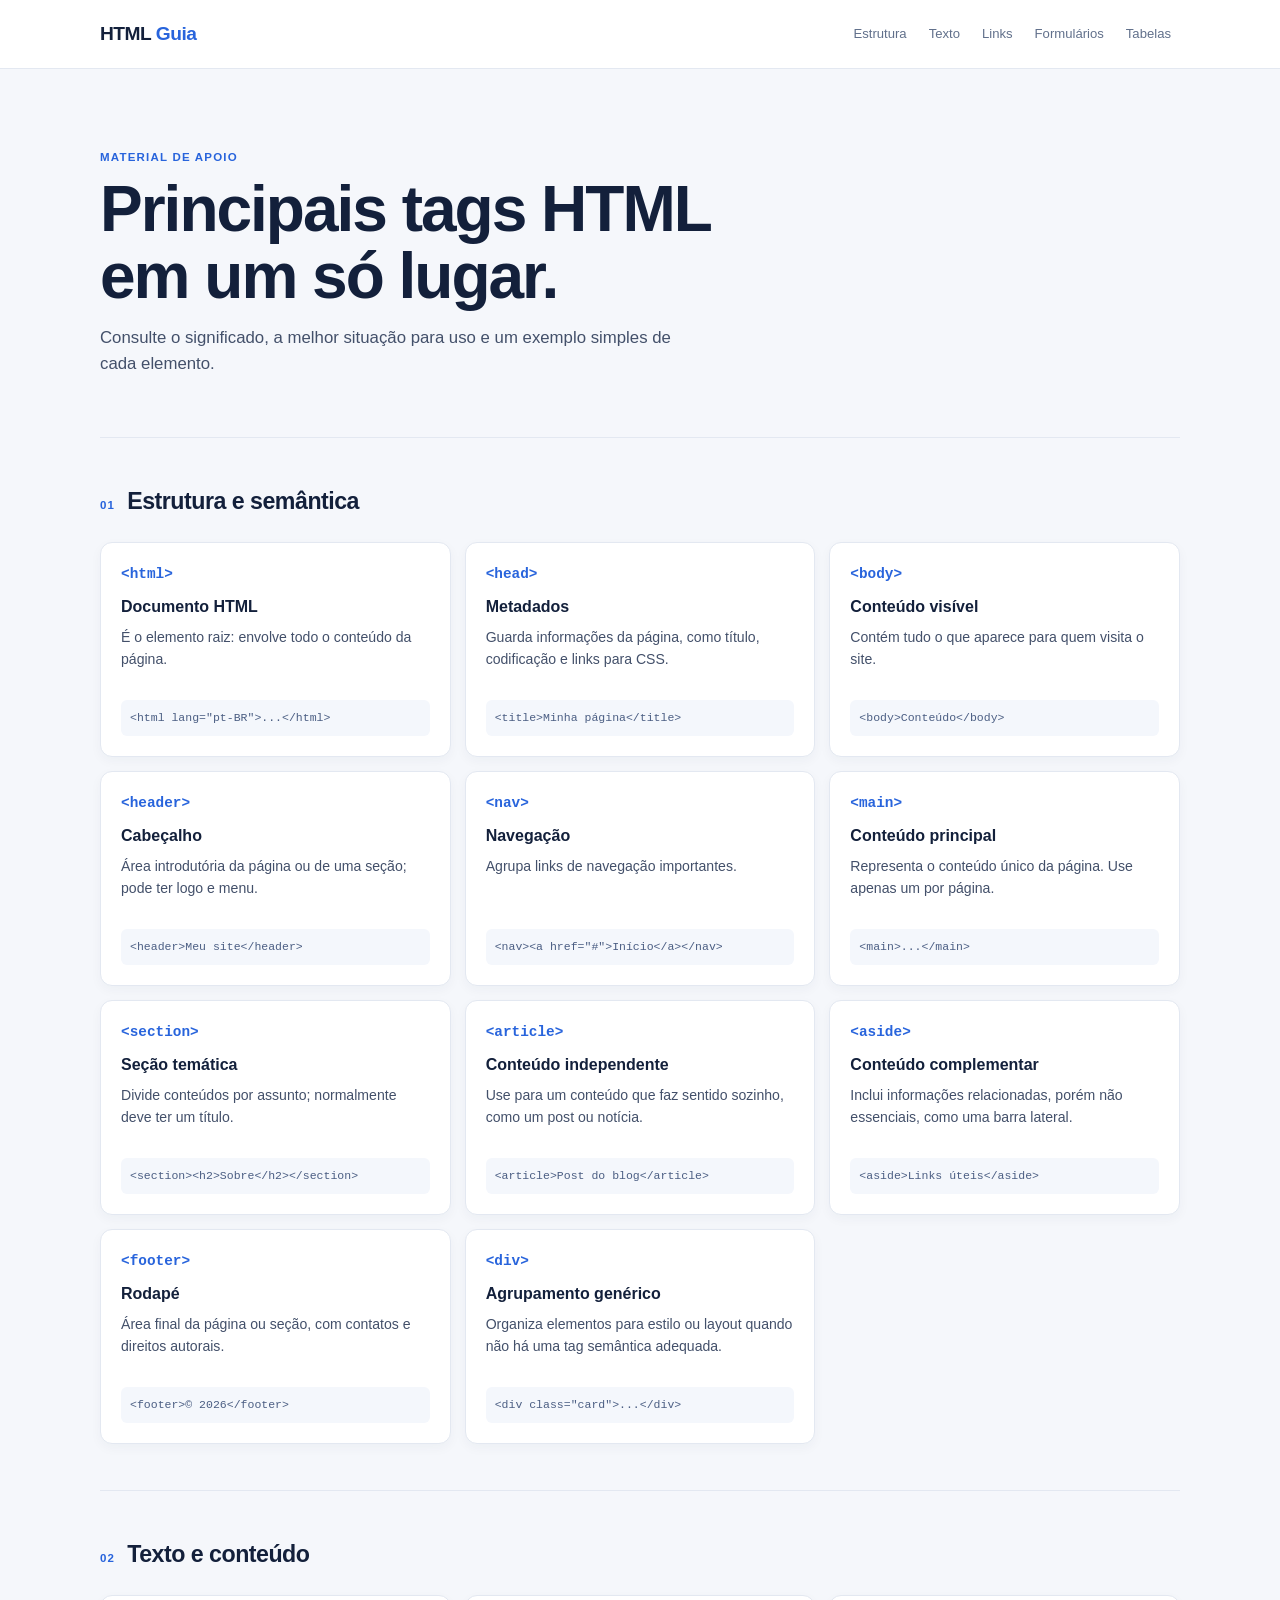
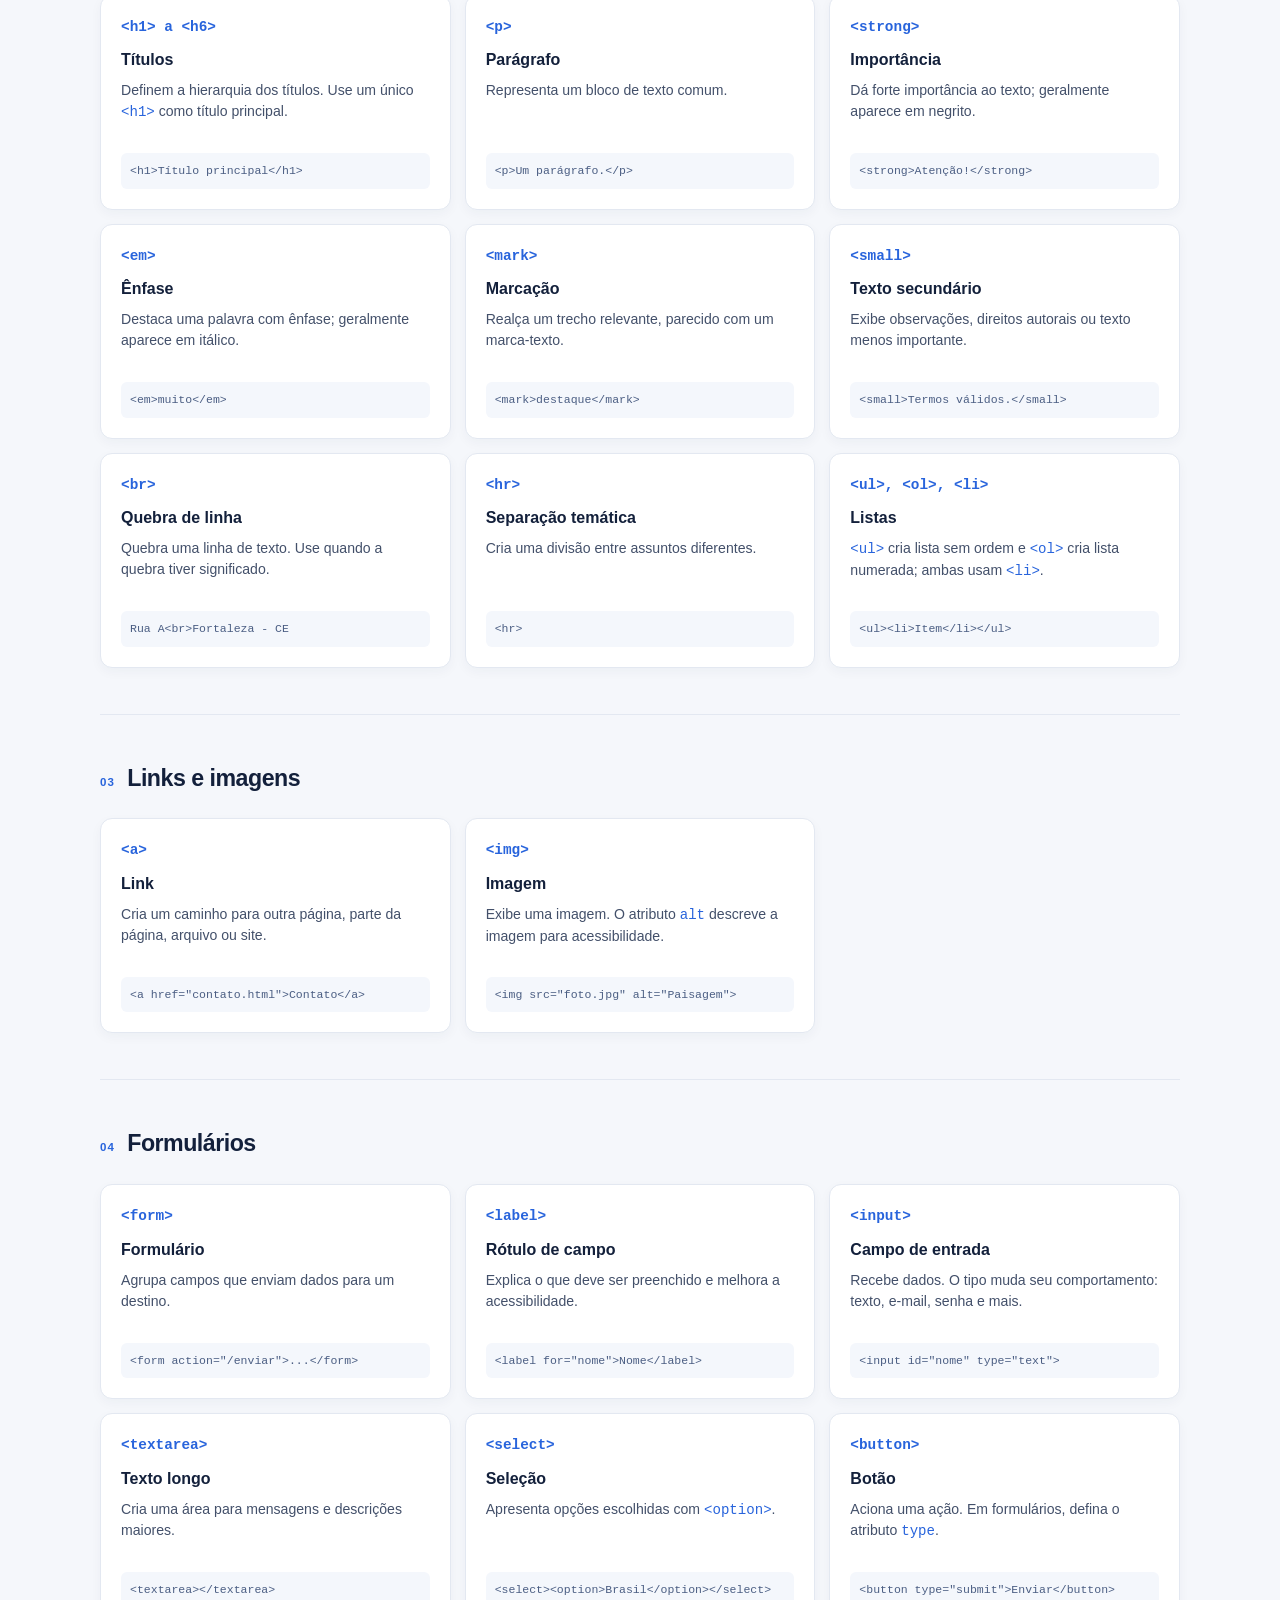
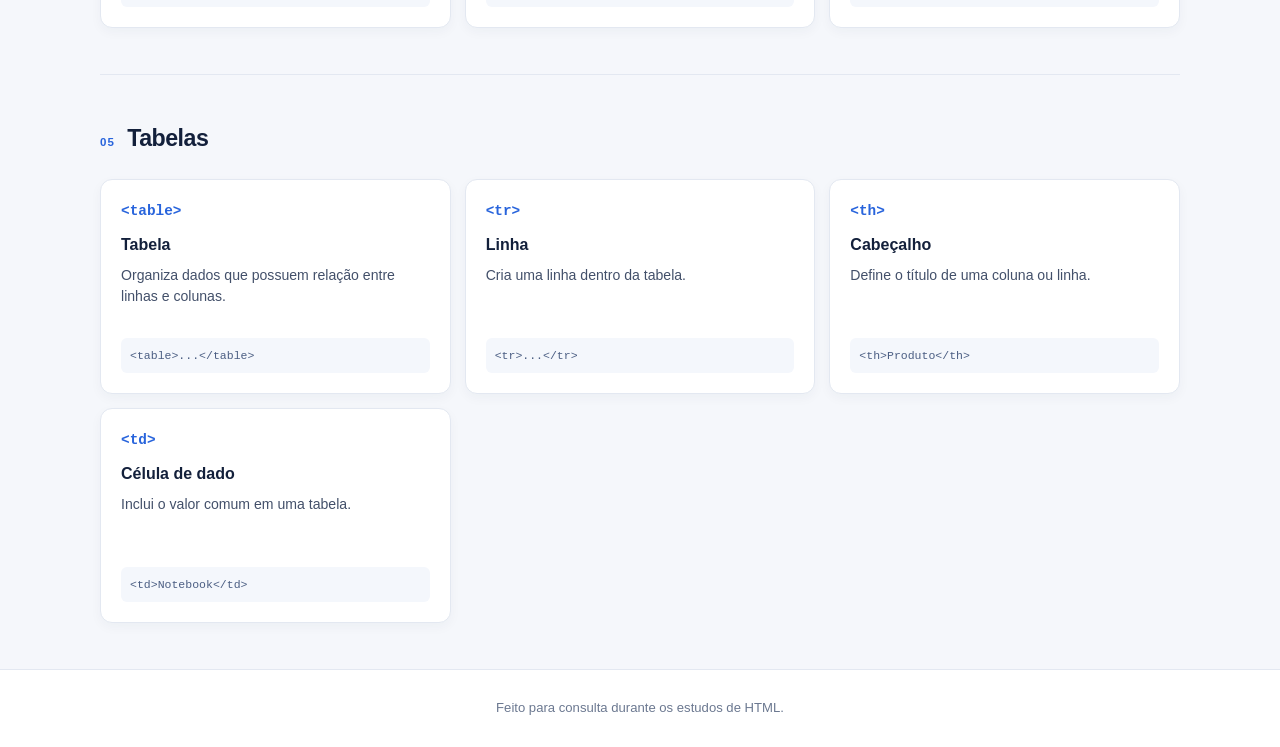
<file: html/tags-html/index.html>
<!DOCTYPE html>
<html lang="pt-BR">
<head>
    <meta charset="UTF-8">
    <meta name="viewport" content="width=device-width, initial-scale=1.0">
    <meta name="description" content="Guia rápido das principais tags HTML">
    <link rel="stylesheet" href="style.css">
    <title>Guia de tags HTML</title>
</head>
<body>
    <header class="cabecalho">
        <div class="marca">HTML <span>Guia</span></div>
        <nav aria-label="Navegação do guia">
            <a href="#estrutura">Estrutura</a>
            <a href="#texto">Texto</a>
            <a href="#links">Links</a>
            <a href="#formularios">Formulários</a>
            <a href="#tabelas">Tabelas</a>
        </nav>
    </header>

    <main>
        <section class="hero">
            <p class="etiqueta">MATERIAL DE APOIO</p>
            <h1>Principais tags HTML em um só lugar.</h1>
            <p>Consulte o significado, a melhor situação para uso e um exemplo simples de cada elemento.</p>
        </section>

        <section id="estrutura" class="secao" aria-labelledby="titulo-estrutura">
            <div class="titulo-secao"><p>01</p><h2 id="titulo-estrutura">Estrutura e semântica</h2></div>
            <div class="grade-tags">
                <article class="tag"><code>&lt;html&gt;</code><h3>Documento HTML</h3><p>É o elemento raiz: envolve todo o conteúdo da página.</p><pre><code>&lt;html lang="pt-BR"&gt;...&lt;/html&gt;</code></pre></article>
                <article class="tag"><code>&lt;head&gt;</code><h3>Metadados</h3><p>Guarda informações da página, como título, codificação e links para CSS.</p><pre><code>&lt;title&gt;Minha página&lt;/title&gt;</code></pre></article>
                <article class="tag"><code>&lt;body&gt;</code><h3>Conteúdo visível</h3><p>Contém tudo o que aparece para quem visita o site.</p><pre><code>&lt;body&gt;Conteúdo&lt;/body&gt;</code></pre></article>
                <article class="tag"><code>&lt;header&gt;</code><h3>Cabeçalho</h3><p>Área introdutória da página ou de uma seção; pode ter logo e menu.</p><pre><code>&lt;header&gt;Meu site&lt;/header&gt;</code></pre></article>
                <article class="tag"><code>&lt;nav&gt;</code><h3>Navegação</h3><p>Agrupa links de navegação importantes.</p><pre><code>&lt;nav&gt;&lt;a href="#"&gt;Início&lt;/a&gt;&lt;/nav&gt;</code></pre></article>
                <article class="tag"><code>&lt;main&gt;</code><h3>Conteúdo principal</h3><p>Representa o conteúdo único da página. Use apenas um por página.</p><pre><code>&lt;main&gt;...&lt;/main&gt;</code></pre></article>
                <article class="tag"><code>&lt;section&gt;</code><h3>Seção temática</h3><p>Divide conteúdos por assunto; normalmente deve ter um título.</p><pre><code>&lt;section&gt;&lt;h2&gt;Sobre&lt;/h2&gt;&lt;/section&gt;</code></pre></article>
                <article class="tag"><code>&lt;article&gt;</code><h3>Conteúdo independente</h3><p>Use para um conteúdo que faz sentido sozinho, como um post ou notícia.</p><pre><code>&lt;article&gt;Post do blog&lt;/article&gt;</code></pre></article>
                <article class="tag"><code>&lt;aside&gt;</code><h3>Conteúdo complementar</h3><p>Inclui informações relacionadas, porém não essenciais, como uma barra lateral.</p><pre><code>&lt;aside&gt;Links úteis&lt;/aside&gt;</code></pre></article>
                <article class="tag"><code>&lt;footer&gt;</code><h3>Rodapé</h3><p>Área final da página ou seção, com contatos e direitos autorais.</p><pre><code>&lt;footer&gt;© 2026&lt;/footer&gt;</code></pre></article>
                <article class="tag"><code>&lt;div&gt;</code><h3>Agrupamento genérico</h3><p>Organiza elementos para estilo ou layout quando não há uma tag semântica adequada.</p><pre><code>&lt;div class="card"&gt;...&lt;/div&gt;</code></pre></article>
            </div>
        </section>

        <section id="texto" class="secao" aria-labelledby="titulo-texto">
            <div class="titulo-secao"><p>02</p><h2 id="titulo-texto">Texto e conteúdo</h2></div>
            <div class="grade-tags">
                <article class="tag"><code>&lt;h1&gt; a &lt;h6&gt;</code><h3>Títulos</h3><p>Definem a hierarquia dos títulos. Use um único <code>&lt;h1&gt;</code> como título principal.</p><pre><code>&lt;h1&gt;Título principal&lt;/h1&gt;</code></pre></article>
                <article class="tag"><code>&lt;p&gt;</code><h3>Parágrafo</h3><p>Representa um bloco de texto comum.</p><pre><code>&lt;p&gt;Um parágrafo.&lt;/p&gt;</code></pre></article>
                <article class="tag"><code>&lt;strong&gt;</code><h3>Importância</h3><p>Dá forte importância ao texto; geralmente aparece em negrito.</p><pre><code>&lt;strong&gt;Atenção!&lt;/strong&gt;</code></pre></article>
                <article class="tag"><code>&lt;em&gt;</code><h3>Ênfase</h3><p>Destaca uma palavra com ênfase; geralmente aparece em itálico.</p><pre><code>&lt;em&gt;muito&lt;/em&gt;</code></pre></article>
                <article class="tag"><code>&lt;mark&gt;</code><h3>Marcação</h3><p>Realça um trecho relevante, parecido com um marca-texto.</p><pre><code>&lt;mark&gt;destaque&lt;/mark&gt;</code></pre></article>
                <article class="tag"><code>&lt;small&gt;</code><h3>Texto secundário</h3><p>Exibe observações, direitos autorais ou texto menos importante.</p><pre><code>&lt;small&gt;Termos válidos.&lt;/small&gt;</code></pre></article>
                <article class="tag"><code>&lt;br&gt;</code><h3>Quebra de linha</h3><p>Quebra uma linha de texto. Use quando a quebra tiver significado.</p><pre><code>Rua A&lt;br&gt;Fortaleza - CE</code></pre></article>
                <article class="tag"><code>&lt;hr&gt;</code><h3>Separação temática</h3><p>Cria uma divisão entre assuntos diferentes.</p><pre><code>&lt;hr&gt;</code></pre></article>
                <article class="tag"><code>&lt;ul&gt;, &lt;ol&gt;, &lt;li&gt;</code><h3>Listas</h3><p><code>&lt;ul&gt;</code> cria lista sem ordem e <code>&lt;ol&gt;</code> cria lista numerada; ambas usam <code>&lt;li&gt;</code>.</p><pre><code>&lt;ul&gt;&lt;li&gt;Item&lt;/li&gt;&lt;/ul&gt;</code></pre></article>
            </div>
        </section>

        <section id="links" class="secao" aria-labelledby="titulo-links">
            <div class="titulo-secao"><p>03</p><h2 id="titulo-links">Links e imagens</h2></div>
            <div class="grade-tags">
                <article class="tag"><code>&lt;a&gt;</code><h3>Link</h3><p>Cria um caminho para outra página, parte da página, arquivo ou site.</p><pre><code>&lt;a href="contato.html"&gt;Contato&lt;/a&gt;</code></pre></article>
                <article class="tag"><code>&lt;img&gt;</code><h3>Imagem</h3><p>Exibe uma imagem. O atributo <code>alt</code> descreve a imagem para acessibilidade.</p><pre><code>&lt;img src="foto.jpg" alt="Paisagem"&gt;</code></pre></article>
            </div>
        </section>

        <section id="formularios" class="secao" aria-labelledby="titulo-formularios">
            <div class="titulo-secao"><p>04</p><h2 id="titulo-formularios">Formulários</h2></div>
            <div class="grade-tags">
                <article class="tag"><code>&lt;form&gt;</code><h3>Formulário</h3><p>Agrupa campos que enviam dados para um destino.</p><pre><code>&lt;form action="/enviar"&gt;...&lt;/form&gt;</code></pre></article>
                <article class="tag"><code>&lt;label&gt;</code><h3>Rótulo de campo</h3><p>Explica o que deve ser preenchido e melhora a acessibilidade.</p><pre><code>&lt;label for="nome"&gt;Nome&lt;/label&gt;</code></pre></article>
                <article class="tag"><code>&lt;input&gt;</code><h3>Campo de entrada</h3><p>Recebe dados. O tipo muda seu comportamento: texto, e-mail, senha e mais.</p><pre><code>&lt;input id="nome" type="text"&gt;</code></pre></article>
                <article class="tag"><code>&lt;textarea&gt;</code><h3>Texto longo</h3><p>Cria uma área para mensagens e descrições maiores.</p><pre><code>&lt;textarea&gt;&lt;/textarea&gt;</code></pre></article>
                <article class="tag"><code>&lt;select&gt;</code><h3>Seleção</h3><p>Apresenta opções escolhidas com <code>&lt;option&gt;</code>.</p><pre><code>&lt;select&gt;&lt;option&gt;Brasil&lt;/option&gt;&lt;/select&gt;</code></pre></article>
                <article class="tag"><code>&lt;button&gt;</code><h3>Botão</h3><p>Aciona uma ação. Em formulários, defina o atributo <code>type</code>.</p><pre><code>&lt;button type="submit"&gt;Enviar&lt;/button&gt;</code></pre></article>
            </div>
        </section>

        <section id="tabelas" class="secao" aria-labelledby="titulo-tabelas">
            <div class="titulo-secao"><p>05</p><h2 id="titulo-tabelas">Tabelas</h2></div>
            <div class="grade-tags">
                <article class="tag"><code>&lt;table&gt;</code><h3>Tabela</h3><p>Organiza dados que possuem relação entre linhas e colunas.</p><pre><code>&lt;table&gt;...&lt;/table&gt;</code></pre></article>
                <article class="tag"><code>&lt;tr&gt;</code><h3>Linha</h3><p>Cria uma linha dentro da tabela.</p><pre><code>&lt;tr&gt;...&lt;/tr&gt;</code></pre></article>
                <article class="tag"><code>&lt;th&gt;</code><h3>Cabeçalho</h3><p>Define o título de uma coluna ou linha.</p><pre><code>&lt;th&gt;Produto&lt;/th&gt;</code></pre></article>
                <article class="tag"><code>&lt;td&gt;</code><h3>Célula de dado</h3><p>Inclui o valor comum em uma tabela.</p><pre><code>&lt;td&gt;Notebook&lt;/td&gt;</code></pre></article>
            </div>
        </section>
    </main>
    <footer>Feito para consulta durante os estudos de HTML.</footer>
</body>
</html>
</file>
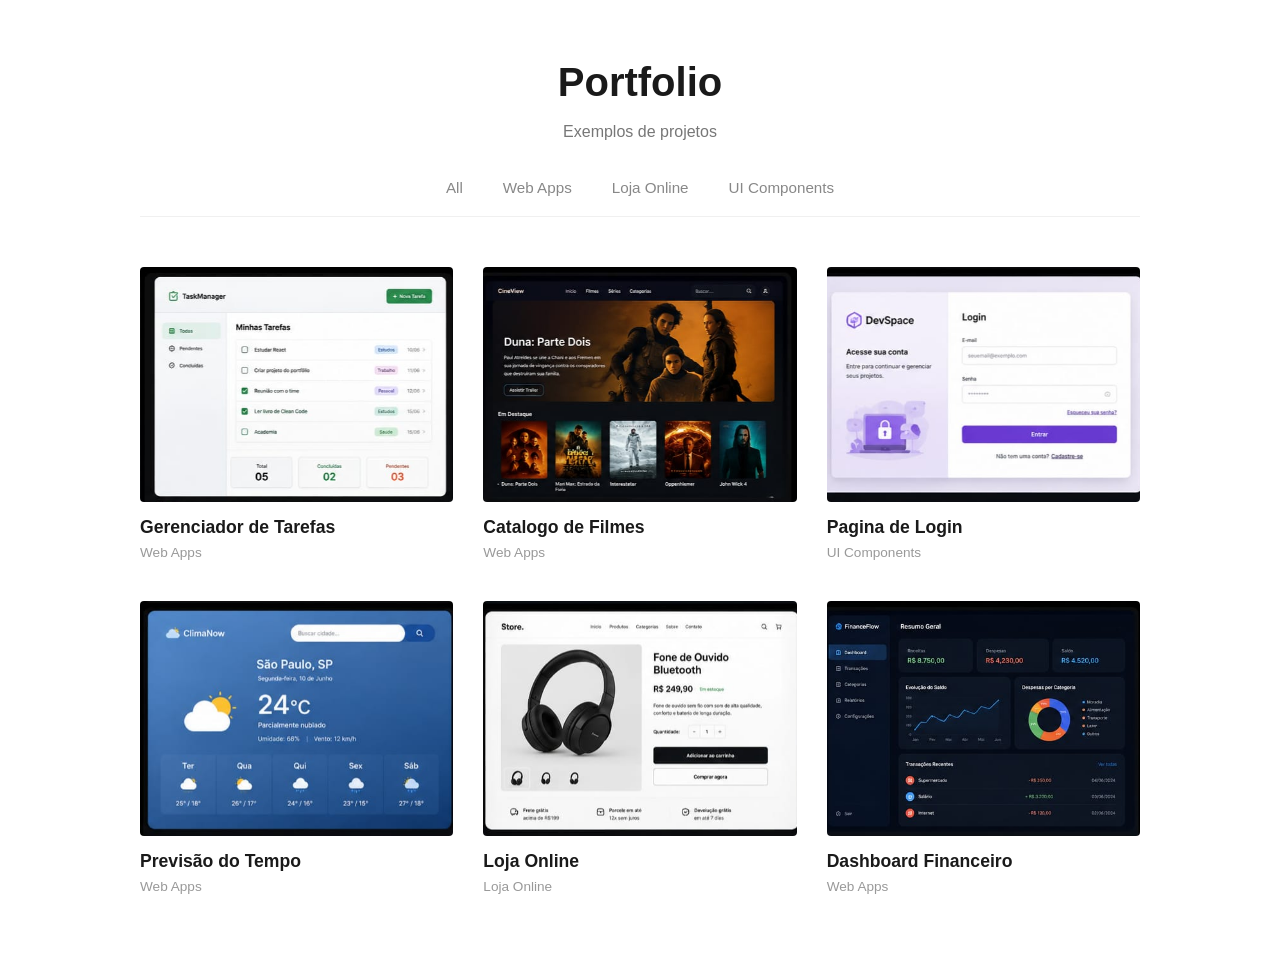
<file: projetos/landing-page-hero/index.html>
<!DOCTYPE html>
<html lang="pt-BR">
<head>
    <meta charset="UTF-8">
    <meta name="viewport" content="width=device-width, initial-scale=1.0">
    <title>Portfolio</title>
    <link rel="stylesheet" href="style.css">
</head>
<body>

    <div class="portfolio-container">
        <!-- Cabeçalho do Portfólio -->
        <header class="portfolio-header">
            <h1>Portfolio</h1>
            <p>Exemplos de projetos</p>
        </header>

        <!-- Menu de Categorias / Filtros -->
        <nav class="portfolio-filters">
            <button class="filter-btn">All</button>
            <button class="filter-btn">Web Apps</button>
            <button class="filter-btn">Loja Online</button>
            <button class="filter-btn">UI Components</button>
        </nav>

        <!-- Grid de Projetos -->
        <section class="portfolio-grid">
            
            <!-- Card 1 - TaskManager -->
            <article class="portfolio-item">
                <img src="taskmanager.jpeg" alt="Interface do TaskManager" class="portfolio-image">
                <h3>Gerenciador de Tarefas</h3>
                <span>Web Apps</span>
            </article>

            <!-- Card 2 - CineView -->
            <article class="portfolio-item">
                <img src="cineview.jpeg" alt="Interface do CineView" class="portfolio-image">
                <h3>Catalogo de Filmes</h3>
                <span>Web Apps</span>
            </article>

            <!-- Card 3 - DevSpace Login -->
            <article class="portfolio-item">
                <img src="devspace.jpeg" alt="Tela de login do DevSpace" class="portfolio-image">
                <h3>Pagina de Login</h3>
                <span>UI Components</span>
            </article>

            <!-- Card 4 - ClimaNow -->
            <article class="portfolio-item">
                <img src="climanow.jpeg" alt="Interface do ClimaNow" class="portfolio-image">
                <h3>Previsão do Tempo</h3>
                <span>Web Apps</span>
            </article>

            <!-- Card 5 - Store -->
            <article class="portfolio-item">
                <img src="store.jpeg" alt="Página de produto da Store" class="portfolio-image">
                <h3>Loja Online</h3>
                <span>Loja Online</span>
            </article>

            <!-- Card 6 - FinanceFlow Dashboard -->
            <article class="portfolio-item">
                <img src="financeflow.jpeg" alt="Dashboard do FinanceFlow" class="portfolio-image">
                <h3>Dashboard Financeiro</h3>
                <span>Web Apps</span>
            </article>

        </section>
    </div>

</body>
</html>
</file>
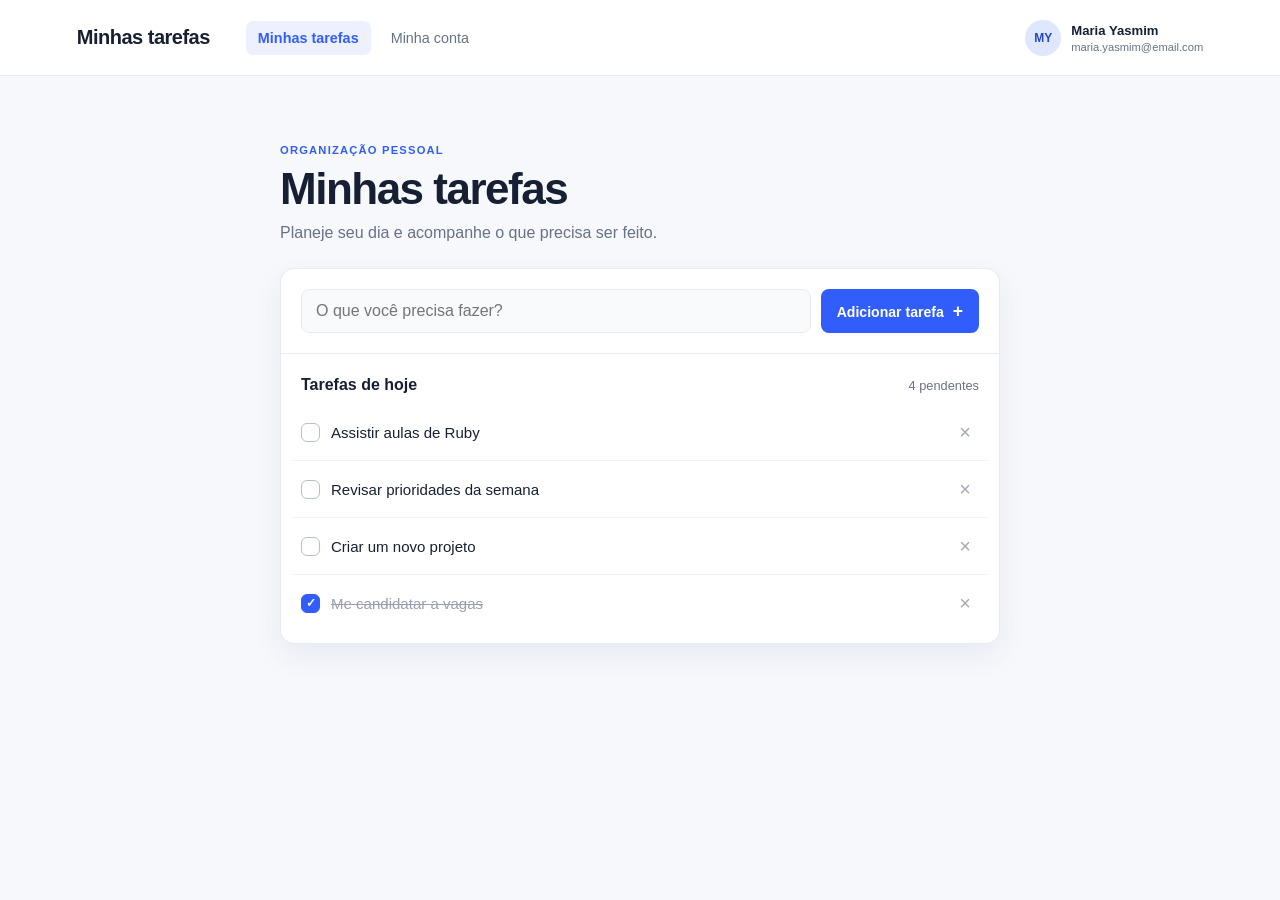
<file: projetos/todo-list/index.html>
<!DOCTYPE html>
<html lang="pt-BR">
<head>
    <meta charset="UTF-8">
    <meta name="viewport" content="width=device-width, initial-scale=1.0">
    <meta name="description" content="Lista de tarefas pessoais">
    <link rel="stylesheet" href="style.css">
    <title>Minhas tarefas</title>
</head>
<body>
    <header class="topo">
        <a class="marca" href="index.html">Minhas tarefas</a>
        <nav aria-label="Navegação principal">
            <a class="ativo" href="index.html">Minhas tarefas</a>
            <a href="#perfil">Minha conta</a>
        </nav>
        <div class="perfil" id="perfil">
            <div class="avatar" aria-hidden="true">MY</div>
            <div>
                <p class="nome-usuario">Maria Yasmim</p>
                <p class="email">maria.yasmim@email.com</p>
            </div>
        </div>
    </header>

    <main class="conteudo">
        <section class="apresentacao" aria-labelledby="titulo-principal">
            <p class="eyebrow">ORGANIZAÇÃO PESSOAL</p>
            <h1 id="titulo-principal">Minhas tarefas</h1>
            <p>Planeje seu dia e acompanhe o que precisa ser feito.</p>
        </section>

        <section class="painel" aria-label="Lista de tarefas">
            <form class="nova-tarefa">
                <label class="sr-only" for="tarefa">Nova tarefa</label>
                <input id="tarefa" name="tarefa" type="text" placeholder="O que você precisa fazer?">
                <button type="submit">Adicionar tarefa <span aria-hidden="true">+</span></button>
            </form>

            <div class="resumo">
                <h2>Tarefas de hoje</h2>
                <span>4 pendentes</span>
            </div>

            <ul class="lista-tarefas">
                <li class="item-tarefa">
                    <label><input type="checkbox"><span class="caixa-check" aria-hidden="true"></span><span>Assistir aulas de Ruby</span></label>
                    <button class="remover" type="button" aria-label="Remover Assistir aulas de Ruby">×</button>
                </li>
                <li class="item-tarefa">
                    <label><input type="checkbox"><span class="caixa-check" aria-hidden="true"></span><span>Revisar prioridades da semana</span></label>
                    <button class="remover" type="button" aria-label="Remover Revisar prioridades da semana">×</button>
                </li>
                <li class="item-tarefa">
                    <label><input type="checkbox"><span class="caixa-check" aria-hidden="true"></span><span>Criar um novo projeto</span></label>
                    <button class="remover" type="button" aria-label="Remover Criar um novo projeto">×</button>
                </li>
                <li class="item-tarefa concluida">
                    <label><input type="checkbox" checked><span class="caixa-check" aria-hidden="true"></span><span>Me candidatar a vagas</span></label>
                    <button class="remover" type="button" aria-label="Remover Me candidatar a vagas">×</button>
                </li>
            </ul>
        </section>
    </main>
</body>
</html>
</file>
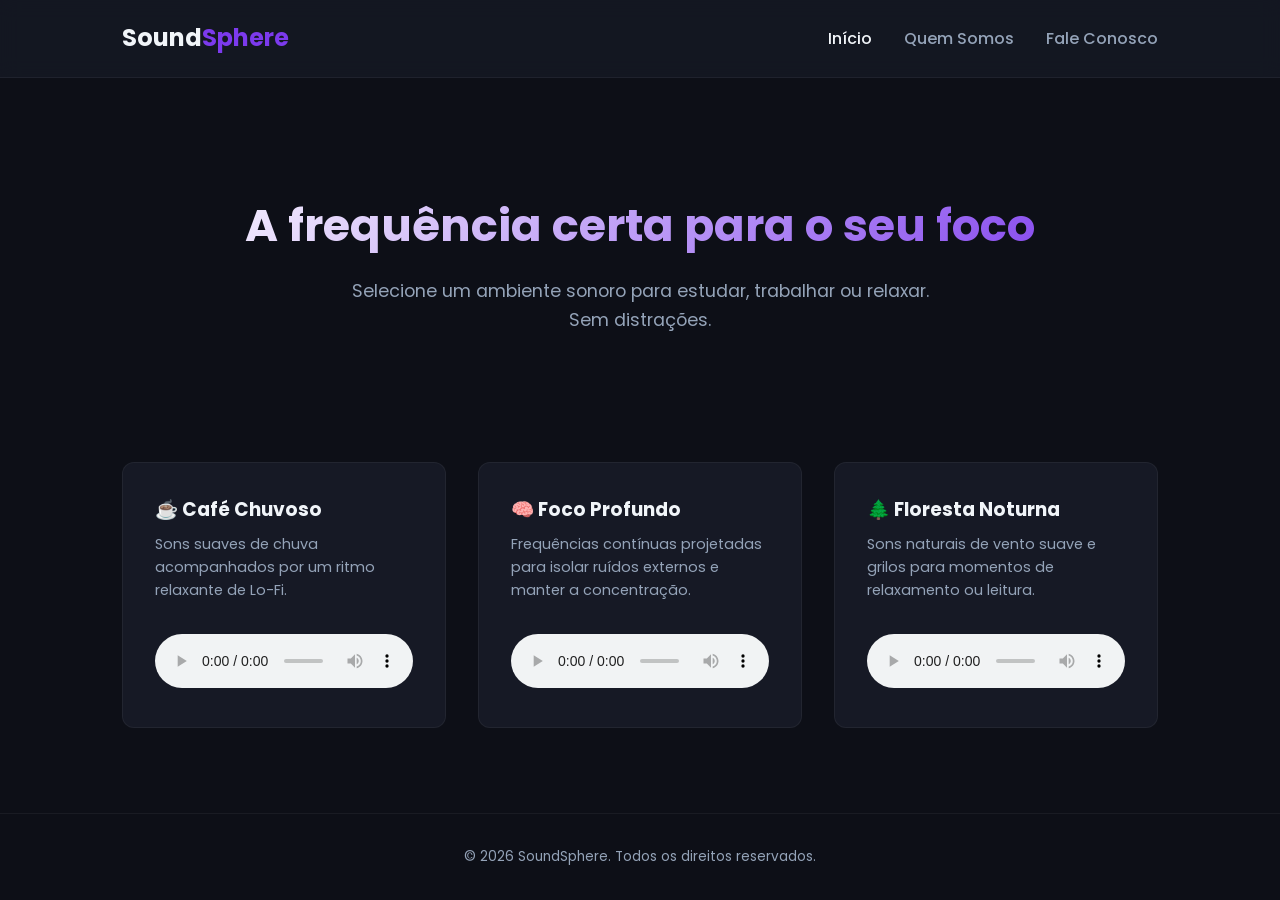
<file: html/exercicios/exercicio-01/index.html>
<!DOCTYPE html>
<html lang="pt-BR">
<head>
    <meta charset="UTF-8">
    <meta name="viewport" content="width=device-width, initial-scale=1.0">
    <title>SoundSphere - Início</title>
    <link rel="stylesheet" href="exercicios.css">
</head>
<body>

    <header>
        <nav>
            <a href="index.html" class="logo">Sound<span>Sphere</span></a>
            <ul class="nav-links">
                <li><a href="index.html" class="active">Início</a></li>
                <li><a href="about.html">Quem Somos</a></li>
                <li><a href="contact.html">Fale Conosco</a></li>
            </ul>
        </nav>
    </header>

    <main>
        <section class="hero">
            <h1>A frequência certa para o seu foco</h1>
            <p>Selecione um ambiente sonoro para estudar, trabalhar ou relaxar. Sem distrações.</p>
        </section>

        <section class="grid">
            <article class="card">
                <h3>☕ Café Chuvoso</h3>
                <p>Sons suaves de chuva acompanhados por um ritmo relaxante de Lo-Fi.</p>
                <audio controls>
                    <source src="https://www.soundhelix.com/examples/mp3/SoundHelix-Song-1.mp3" type="audio/mpeg">
                    Seu navegador não suporta o reprodutor de áudio.
                </audio>
            </article>

            <article class="card">
                <h3>🧠 Foco Profundo</h3>
                <p>Frequências contínuas projetadas para isolar ruídos externos e manter a concentração.</p>
                <audio controls>
                    <source src="https://www.soundhelix.com/examples/mp3/SoundHelix-Song-2.mp3" type="audio/mpeg">
                    Seu navegador não suporta o reprodutor de áudio.
                </audio>
            </article>

            <article class="card">
                <h3>🌲 Floresta Noturna</h3>
                <p>Sons naturais de vento suave e grilos para momentos de relaxamento ou leitura.</p>
                <audio controls>
                    <source src="https://www.soundhelix.com/examples/mp3/SoundHelix-Song-3.mp3" type="audio/mpeg">
                    Seu navegador não suporta o reprodutor de áudio.
                </audio>
            </article>
        </section>
    </main>

    <footer>
        <p>&copy; 2026 SoundSphere. Todos os direitos reservados.</p>
    </footer>

</body>
</html>
</file>
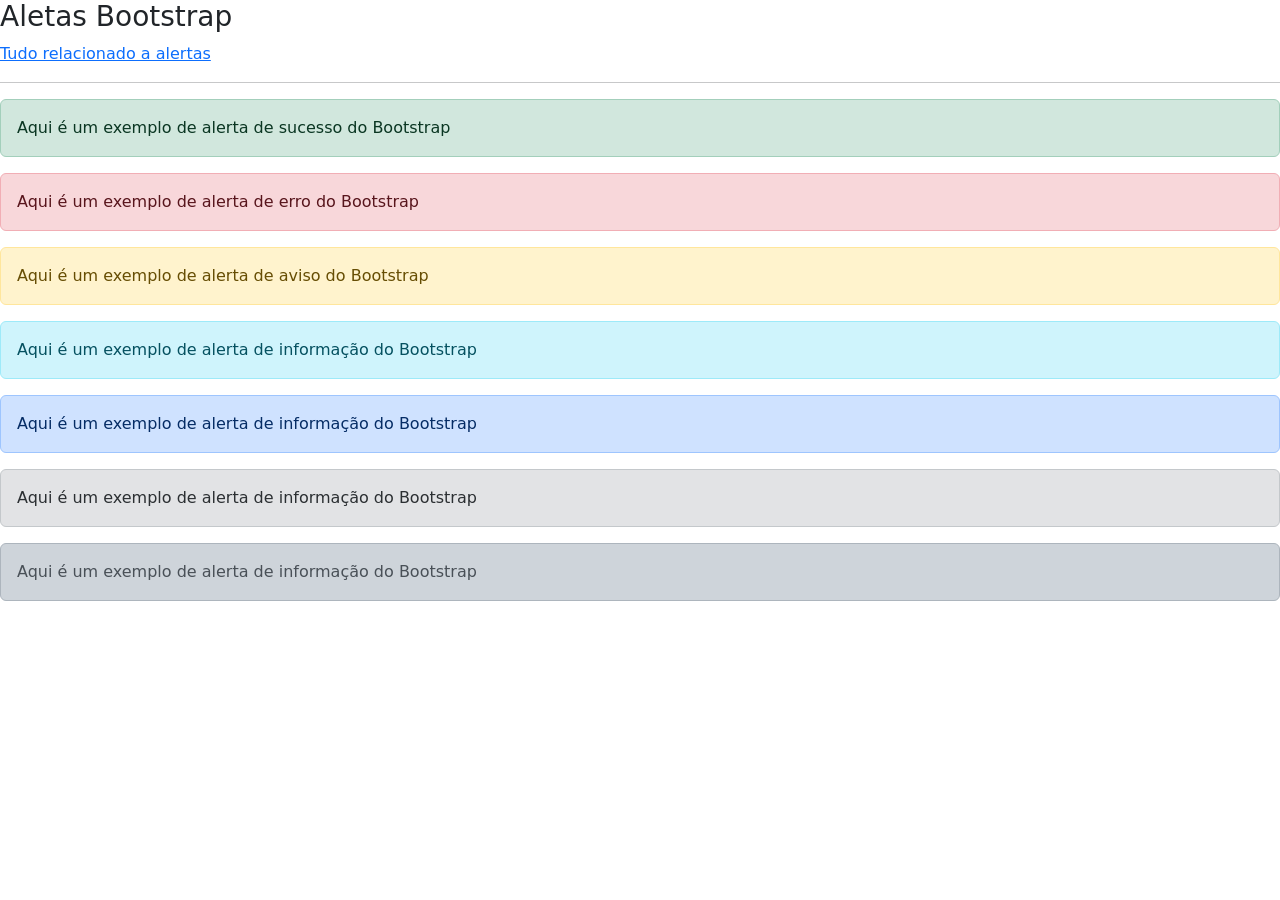
<file: bibliotecas/com-bootstrap/alertas.html>
<!DOCTYPE html>
<html lang="en">
<head>
    <meta charset="UTF-8">
    <meta name="viewport" content="width=device-width, initial-scale=1.0">
    <link rel="stylesheet" href="https://cdnjs.cloudflare.com/ajax/libs/bootstrap/5.0.1/css/bootstrap.min.css"
        integrity="sha512-Ez0cGzNzHR1tYAv56860NLspgUGuQw16GiOOp/I2LuTmpSK9xDXlgJz3XN4cnpXWDmkNBKXR/VDMTCnAaEooxA=="
        crossorigin="anonymous" referrerpolicy="no-referrer" />
    <title>Bootstrap alerts</title>
</head>
<body>
    <h3>Aletas Bootstrap</h3>
    <a href="https://getbootstrap.com/docs/5.0/components/alerts/">Tudo relacionado a alertas</a>
    <hr>
    <div class="alert alert-success">
        Aqui é um exemplo de alerta de sucesso do Bootstrap
    </div>
    <div class="alert alert-danger">
        Aqui é um exemplo de alerta de erro do Bootstrap
    </div>
    <div class="alert alert-warning">
        Aqui é um exemplo de alerta de aviso do Bootstrap
    </div>
    <div class="alert alert-info">
        Aqui é um exemplo de alerta de informação do Bootstrap
    </div>
    <div class="alert alert-primary">
        Aqui é um exemplo de alerta de informação do Bootstrap
    </div>
    <div class="alert alert-secondary">
        Aqui é um exemplo de alerta de informação do Bootstrap
    </div>
    <div class="alert alert-dark">
        Aqui é um exemplo de alerta de informação do Bootstrap
    </div>
</body>
</html>
</file>
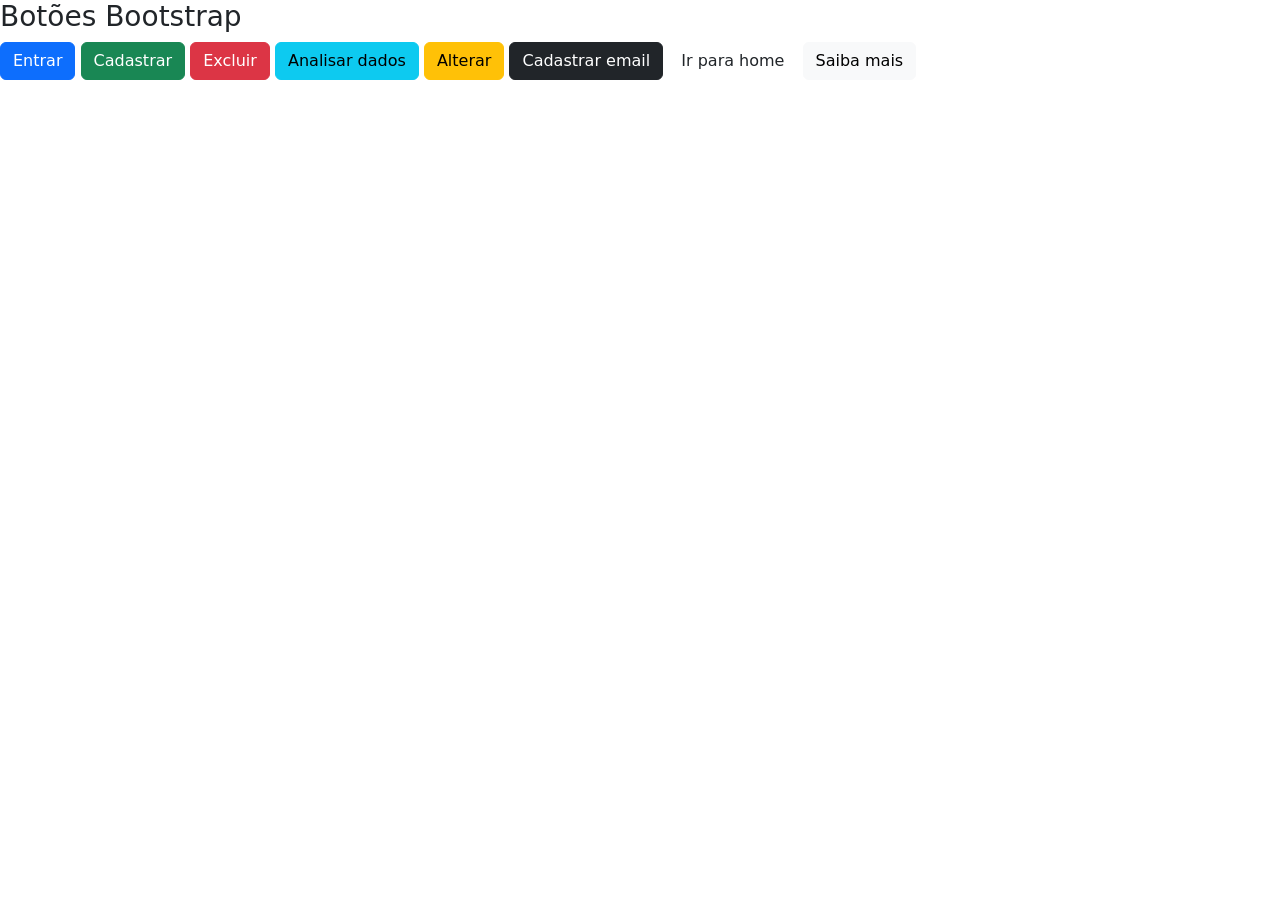
<file: bibliotecas/com-bootstrap/botões.html>
<!DOCTYPE html>
<html lang="en">
<head>
    <meta charset="UTF-8">
    <meta name="viewport" content="width=device-width, initial-scale=1.0">
    <link rel="stylesheet" href="https://cdnjs.cloudflare.com/ajax/libs/bootstrap/5.0.1/css/bootstrap.min.css">
    <title>Bootstrap</title>
</head>
<body>
    <h3>Botões Bootstrap</h3>
    <button class="btn btn-primary">Entrar</button>
    <button class="btn btn-success">Cadastrar</button>
    <button class="btn btn-danger">Excluir</button>
    <button class="btn btn-info">Analisar dados</button>
    <button class="btn btn-warning">Alterar</button>
    <button class="btn btn-dark">Cadastrar email</button>
    <button class="btn bnt-link">Ir para home</button>
    <button class="btn btn-light">Saiba mais</button>

    <script src="https://cdnjs.cloudflare.com/ajax/libs/bootstrap/5.0.1/js/bootstrap.min.js"
        integrity="sha512-EKWWs1ZcA2ZY9lbLISPz8aGR2+L7JVYqBAYTq5AXgBkSjRSuQEGqWx8R1zAX16KdXPaCjOCaKE8MCpU0wcHlHA=="
        crossorigin="anonymous" referrerpolicy="no-referrer"></script>
</body>
</html>
</file>
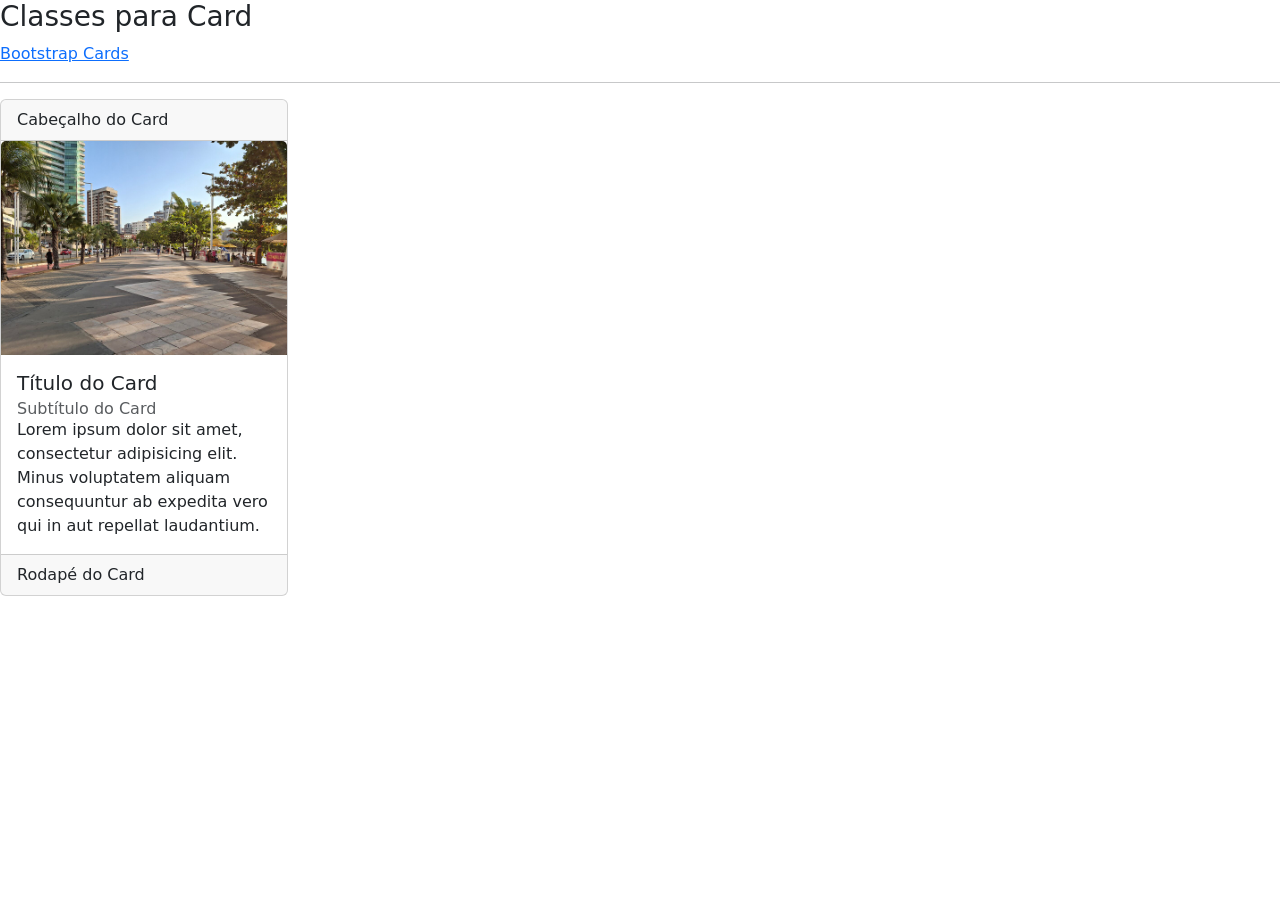
<file: bibliotecas/com-bootstrap/cartão.html>
<!DOCTYPE html>
<html lang="en">
<head>
    <meta charset="UTF-8">
    <meta name="viewport" content="width=device-width, initial-scale=1.0">
    <link rel="stylesheet" href="https://cdnjs.cloudflare.com/ajax/libs/bootstrap/5.0.1/css/bootstrap.min.css"
        integrity="sha512-Ez0cGzNzHR1tYAv56860NLspgUGuQw16GiOOp/I2LuTmpSK9xDXlgJz3XN4cnpXWDmkNBKXR/VDMTCnAaEooxA=="
        crossorigin="anonymous" referrerpolicy="no-referrer" />
    <title>Bootstrap Card</title>
</head>
<body>
    <h3>Classes para Card</h3>
    <a href="https://getbootstrap.com/docs/5.0/components/card/">Bootstrap Cards</a>
    <hr>
    <div class="card" style="width: 18rem;">
        <div class="card-header">
            Cabeçalho do Card
        </div>
        <img src="./img-exemple.jpg" class="card-img-top" alt="Imagem do Card">
        <div class="card-body">
            <h5 class="card-title">Título do Card</h5>
            <h6 class="card-subtitle text-muted">Subtítulo do Card</h6>
            <p class="card-text">
                Lorem ipsum dolor sit amet, consectetur adipisicing elit.
                Minus voluptatem aliquam consequuntur ab expedita vero
                qui in aut repellat laudantium.
            </p>
        </div>
        <div class="card-footer">
            Rodapé do Card
        </div>
    </div>
</body>
</html>
</file>
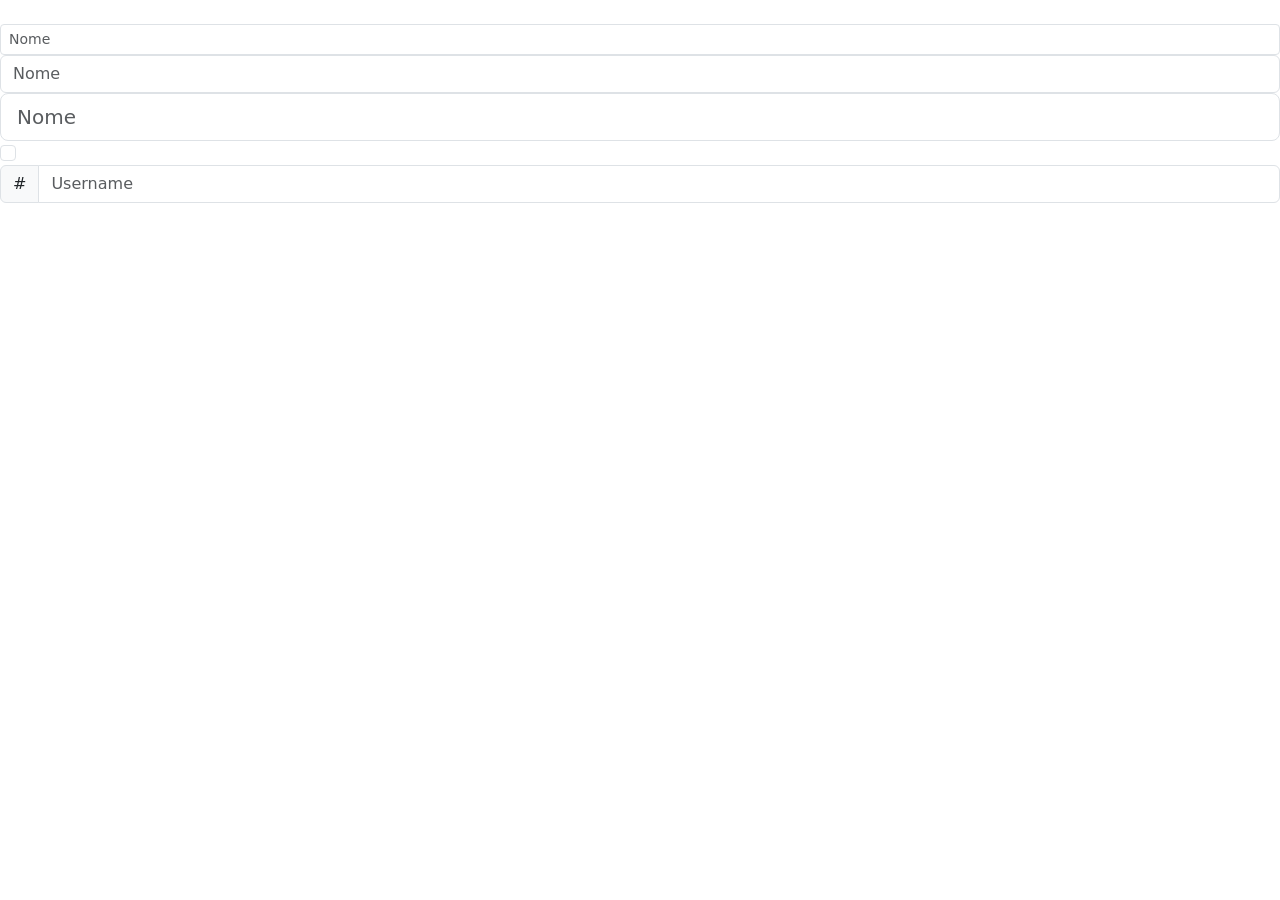
<file: bibliotecas/com-bootstrap/formulário.html>
<!DOCTYPE html>
<html lang="en">
<head>
    <meta charset="UTF-8">
    <meta name="viewport" content="width=device-width, initial-scale=1.0">
    <link rel="stylesheet" href="https://cdnjs.cloudflare.com/ajax/libs/bootstrap/5.0.1/css/bootstrap.min.css"
        integrity="sha512-Ez0cGzNzHR1tYAv56860NLspgUGuQw16GiOOp/I2LuTmpSK9xDXlgJz3XN4cnpXWDmkNBKXR/VDMTCnAaEooxA=="
        crossorigin="anonymous" referrerpolicy="no-referrer" />
    <title>Bootstrap Form</title>
</head>
<body>
    <form>
        <label></label>
        <input class="form-control form-control-sm" type="text" id="name" placeholder="Nome">
        <input class="form-control" type="text" id="name" placeholder="Nome">
        <input class="form-control form-control-lg" type="text" id="name" placeholder="Nome">
        <input class="form-check-input" type="checkbox">
        <div class="input-group mb-3">
            <span class="input-group-text" id="basic-addon1">#</span>
            <input type="text" class="form-control" placeholder="Username" aria-label="Username"
                aria-describedby="basic-addon1">
        </div>
    </form>
</body>
</html>
</file>
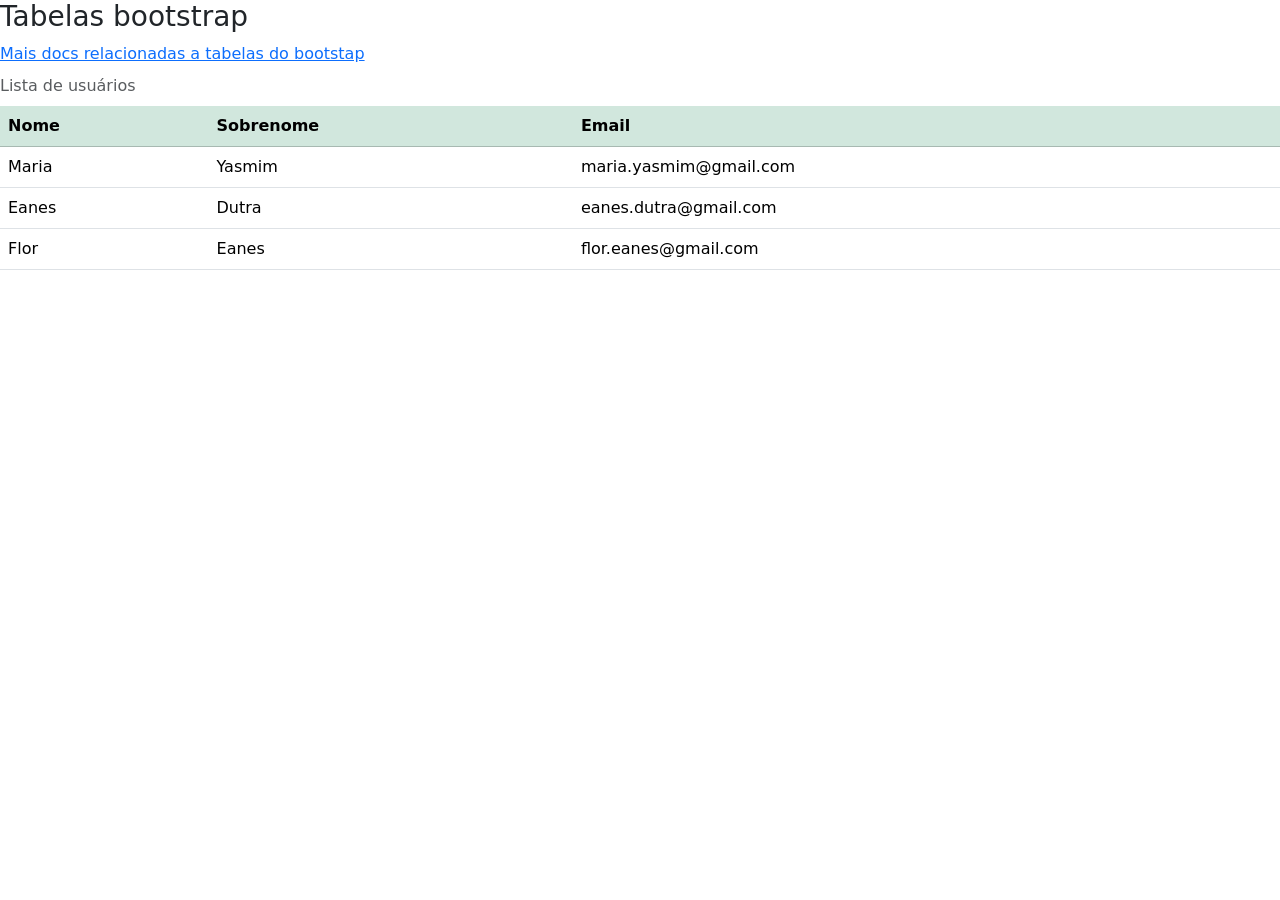
<file: bibliotecas/com-bootstrap/tabelas.html>
<!DOCTYPE html>
<html lang="en">
<head>
    <meta charset="UTF-8">
    <meta name="viewport" content="width=device-width, initial-scale=1.0">
    <link rel="stylesheet" href="https://cdnjs.cloudflare.com/ajax/libs/bootstrap/5.0.1/css/bootstrap.min.css"
        integrity="sha512-Ez0cGzNzHR1tYAv56860NLspgUGuQw16GiOOp/I2LuTmpSK9xDXlgJz3XN4cnpXWDmkNBKXR/VDMTCnAaEooxA=="
        crossorigin="anonymous" referrerpolicy="no-referrer" />
    <title>Bootstrap Table</title>
</head>
<body>
    <h3> Tabelas bootstrap</h3>
    <a href="https://getbootstrap.com/docs/5.0/content/tables/">
        Mais docs relacionadas a tabelas do bootstap
    </a>
    <table class="table caption-top" table-striped table-hover table-borderless border-danger">
        <caption>Lista de usuários</caption>
        <thead class="table-success">
            <tr>
                <th>Nome</th>
                <th>Sobrenome</th>
                <th>Email</th>
            </tr>
        </thead>
        <tbody>
            <tr>
                <td>Maria</td>
                <td>Yasmim</td>
                <td>maria.yasmim@gmail.com</td>
            </tr>
            <tr>
                <td>Eanes</td>
                <td>Dutra</td>
                <td>eanes.dutra@gmail.com</td>
            </tr>
            <tr>
                <td>Flor</td>
                <td>Eanes</td>
                <td>flor.eanes@gmail.com</td>
            </tr>
          
        </tbody>
    </table>
</body>
</html>
</file>
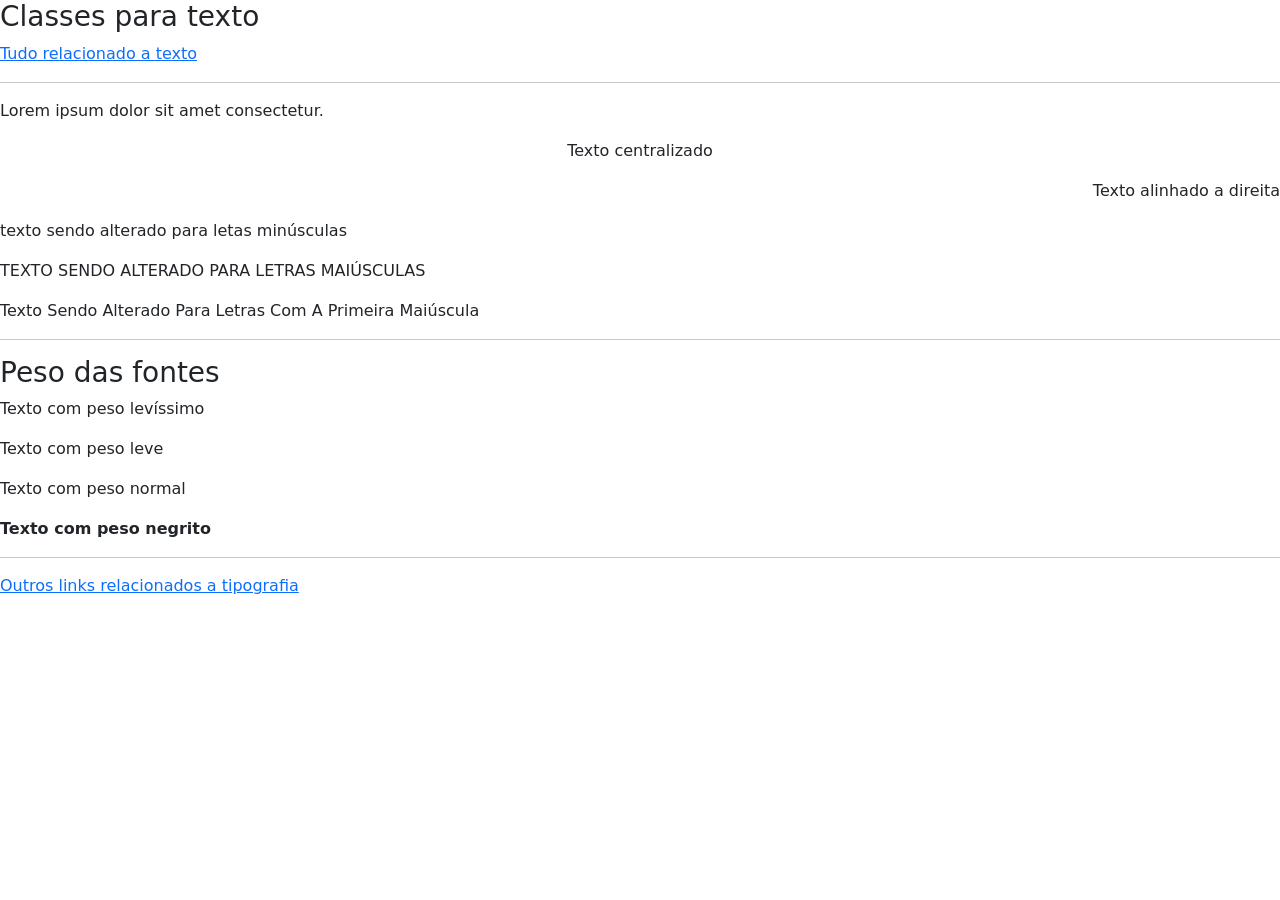
<file: bibliotecas/com-bootstrap/texto.html>
<!DOCTYPE html>
<html lang="en">
<head>
    <meta charset="UTF-8">
    <meta name="viewport" content="width=device-width, initial-scale=1.0">
    <link rel="stylesheet" href="https://cdnjs.cloudflare.com/ajax/libs/bootstrap/5.0.1/css/bootstrap.min.css"
        integrity="sha512-Ez0cGzNzHR1tYAv56860NLspgUGuQw16GiOOp/I2LuTmpSK9xDXlgJz3XN4cnpXWDmkNBKXR/VDMTCnAaEooxA=="
        crossorigin="anonymous" referrerpolicy="no-referrer" />
    <title>Bootstrap Text</title>
</head>
<body>
    <h3>Classes para texto</h3>
    <a href="https://getbootstrap.com/docs/5.0/utilities/text/">Tudo relacionado a texto</a>
    <hr>
    <p>Lorem ipsum dolor sit amet consectetur.</p>
    <p class="text-center">Texto centralizado</p>
    <p class="text-end">Texto alinhado a direita</p>
    <p class="text-lowercase"> TEXTO  SENDO ALTERADO PARA LETAS MINÚSCULAS</p>
    <p class="text-uppercase">texto sendo alterado para letras maiúsculas</p>
    <p class="text-capitalize">texto sendo alterado para letras com a primeira maiúscula</p>
    <hr>
    <h3>Peso das fontes</h3>
    <p class="fw-lighter">Texto com peso levíssimo</p>
    <p class="fw-light">Texto com peso leve</p>
    <p class="fw-normal">Texto com peso normal</p>
    <p class="fw-bold">Texto com peso negrito</p>
    <hr>
    <a href="https://getbootstrap.com/docs/5.0/content/typography/">Outros links relacionados a tipografia</a>
</body>
</html>
</file>
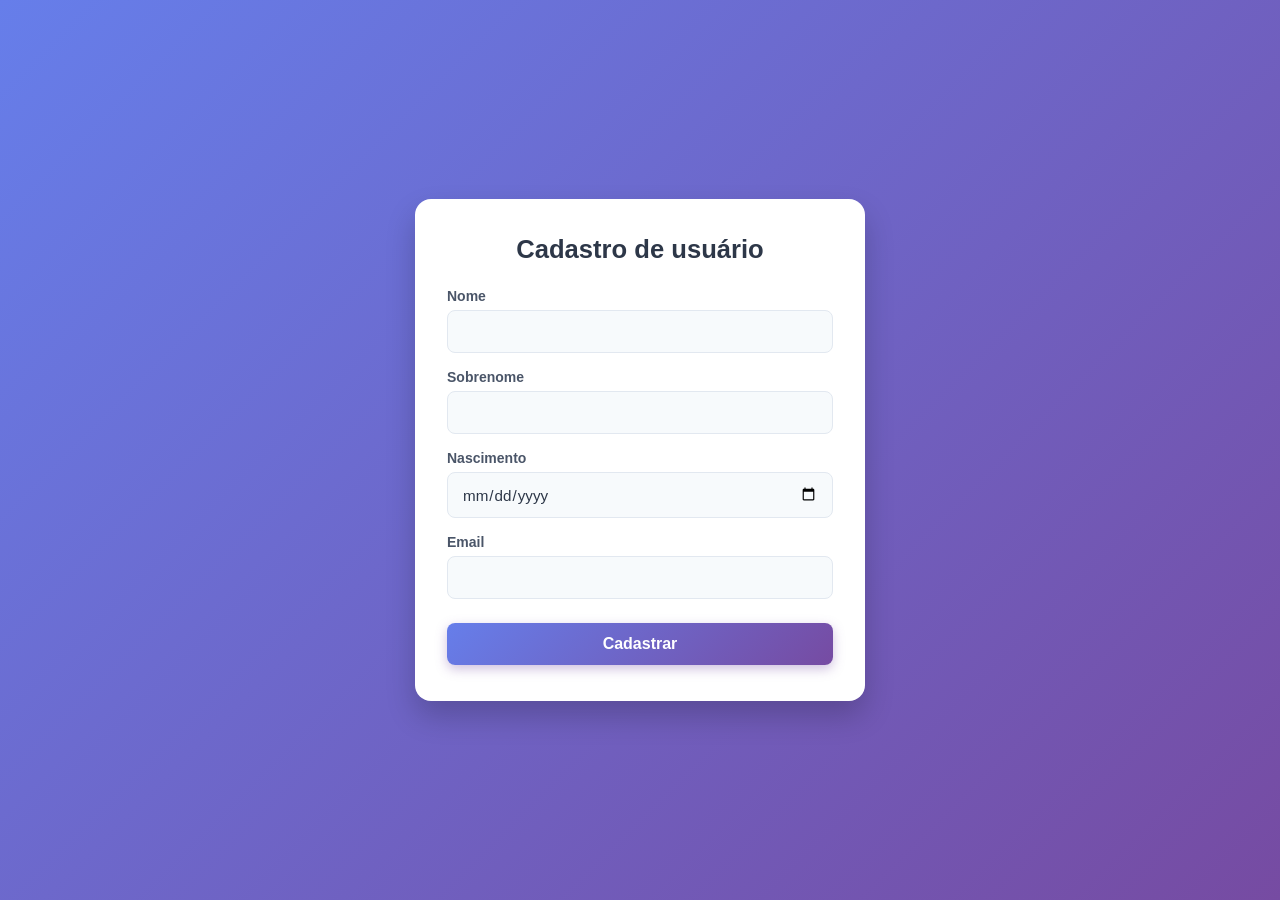
<file: html/form/exemple.html>
<!DOCTYPE html>
<html lang="en">
<head>
    <meta charset="UTF-8">
    <meta name="viewport" content="width=device-width, initial-scale=1.0">
    <title>Formulário de cadastro de usuário</title>
    <link rel="stylesheet" href="exemple.css">
</head>
<body>
    <section>
        <h1>Cadastro de usuário</h1>
        <form>
            <div>
                <label for="name">Nome</label> <br />
                <input id="name" type="text" name="name">
            </div>
            <div>
                <label for="surname">Sobrenome</label> <br />
                <input id="surname" type="text" name="surname">
            </div>
            <div>
                <label for="birthdate">Nascimento</label> <br />
                <input type="date" name="birthdate" id="birthdate">
            </div>
            <div>
                <label for="email">Email</label><br />
                <input type="email" name="email" id="email">
            </div>
            <div>
                <button type="submit">Cadastrar</button>
            </div>
        </form>
    </section>
</body>
</html>
</file>
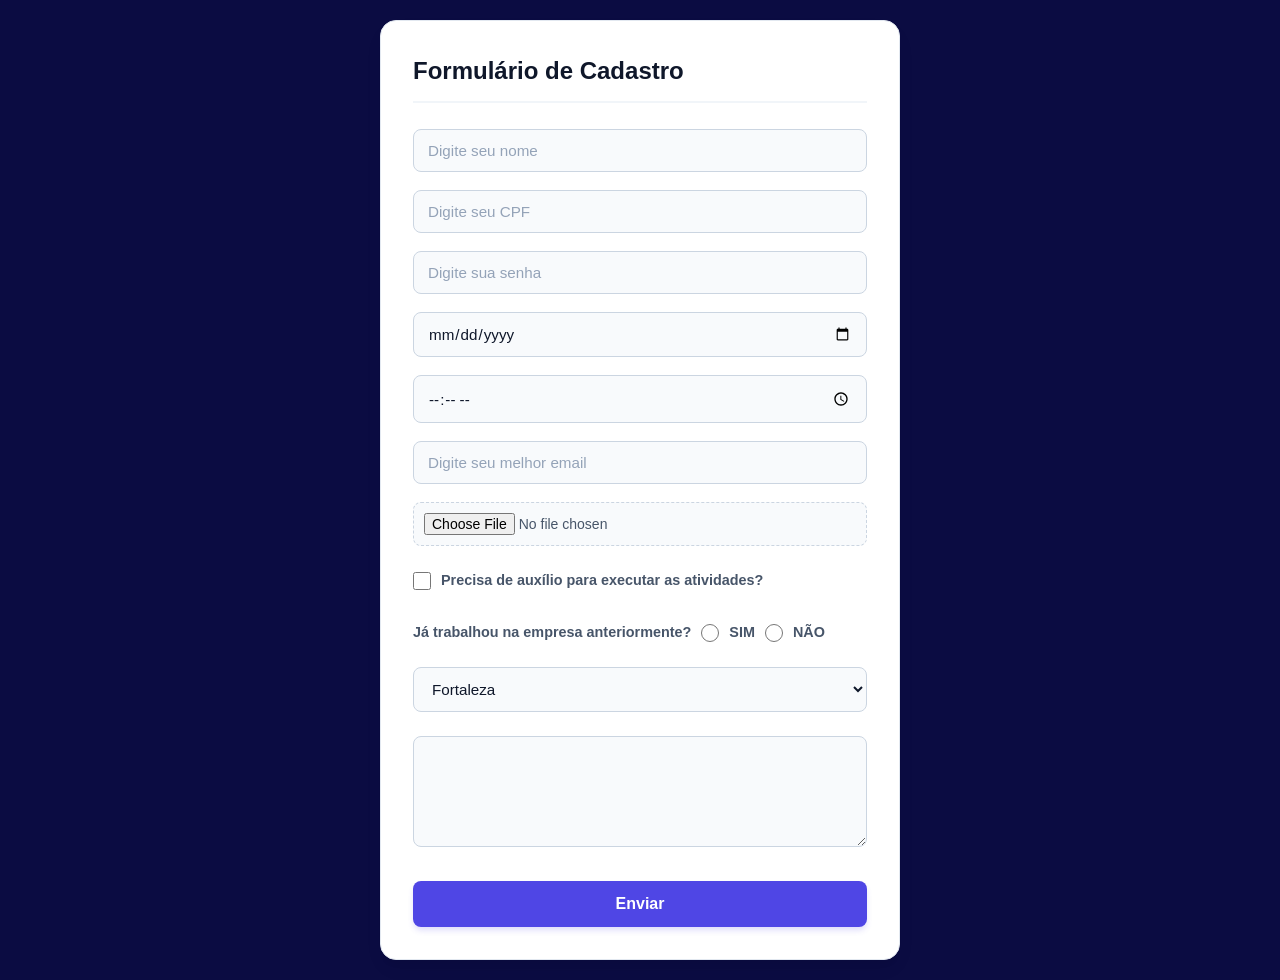
<file: html/form/form.html>
<!DOCTYPE html>
<html lang="en">
<head>
    <meta charset="UTF-8">
    <meta name="viewport" content="width=device-width, initial-scale=1.0">
    <title>Formulário para interação com usuário</title>
    <link rel="stylesheet" href="form.css">
</head>
<body>
    <form>
        <input type="text" name="user_name" placeholder="Digite seu nome" />
        <input type="number" name="user_cpf" placeholder="Digite seu CPF" />
        <input type="password" name="user_password" placeholder="Digite sua senha" />
        <input type="date" name="user_birthdate" />
        <input type="time" name="user_breakfast_hour" />
        <input type="email" name="user_email" placeholder="Digite seu melhor email" />
        <input type="file" name="user_resumer" >
        <div>
            <input type="checkbox" name="user_disabilities">
            <label>Precisa de auxílio para executar as atividades?</label>
        </div>
        <div>
            <label>Já trabalhou na empresa anteriormente?</label>
            <input type="radio" name="user_worker">
            <label>SIM</label>
            <input type="radio" name="user_worker">
            <label>NÃO</label>
        </div>
        <select name="user_city">
            <option value="fortaleza">Fortaleza</option>
            <option value="sao_paulo">São Paulo</option>
            <option value="baixada_fluminese">Baixada Fluminense</option>
            <option value="joao_pessoa">João Pessoa</option>
        </select>
        <div>
            <textarea name="user_cover" rows="5"></textarea>
        </div>
        <button type="submit">  Enviar </button>
    </form>
</body>
</html>
</file>
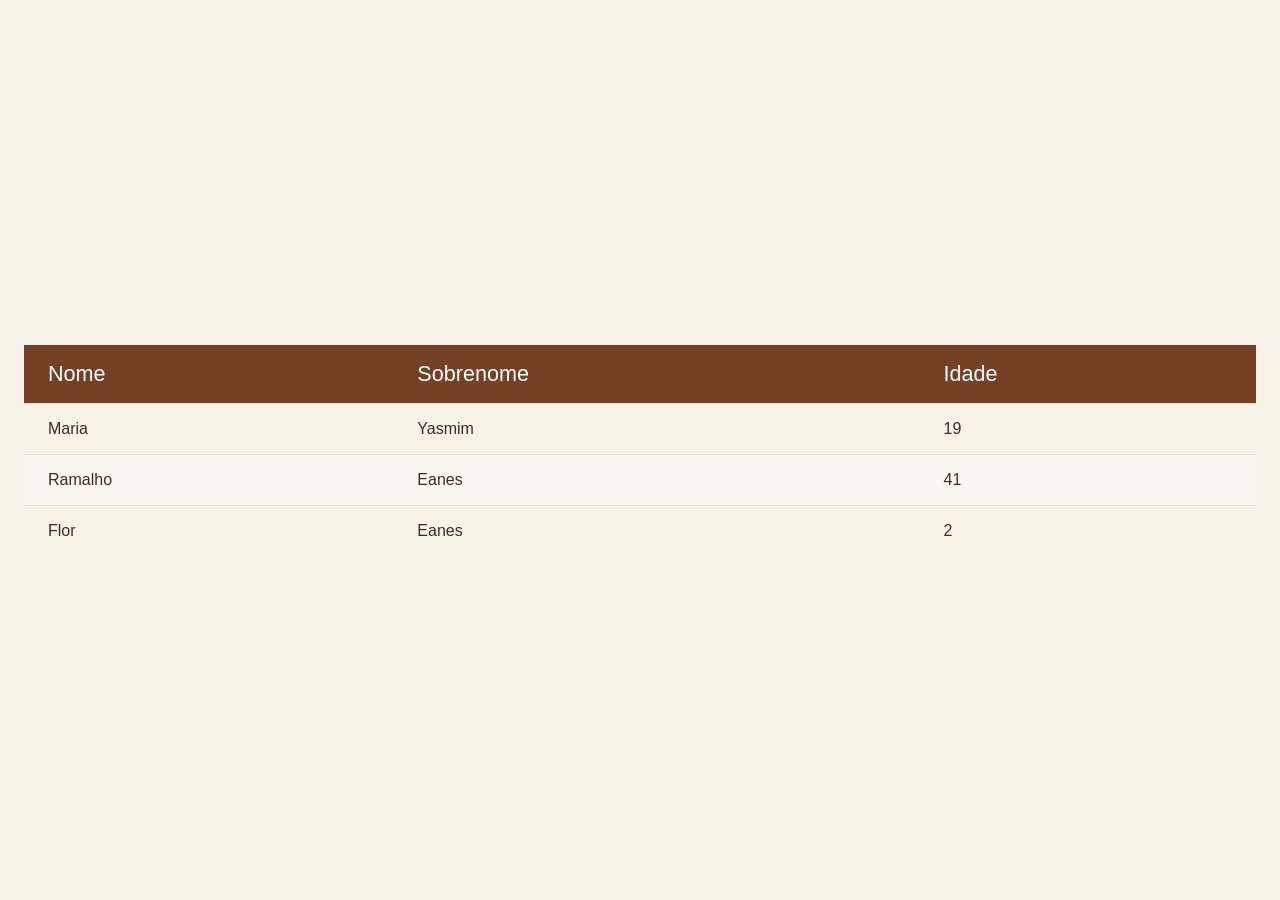
<file: html/table/table.html>
<!DOCTYPE html>
<html lang="en">
<head>
    <meta charset="UTF-8">
    <meta name="viewport" content="width=device-width, initial-scale=1.0">
    <link rel="stylesheet" href="table.css">
    <title>Tags e atributos do elemento table</title>
</head>
<body>
    <table>
        <thead>
            <tr>
                <td>Nome</td>
                <td>Sobrenome</td>
                <td>Idade</td>
            </tr>
        </thead>
        <tbody>
            <tr>
                <td>Maria</td>
                <td>Yasmim</td>
                <td>19</td>
            </tr>
            <tr>
                <td>Ramalho</td>
                <td>Eanes</td>
                <td>41</td>
            </tr>
            <tr>
                <td>Flor</td>
                <td>Eanes</td>
                <td>2</td>
            </tr>
        </tbody>
    </table>
</body>
</html>
</file>
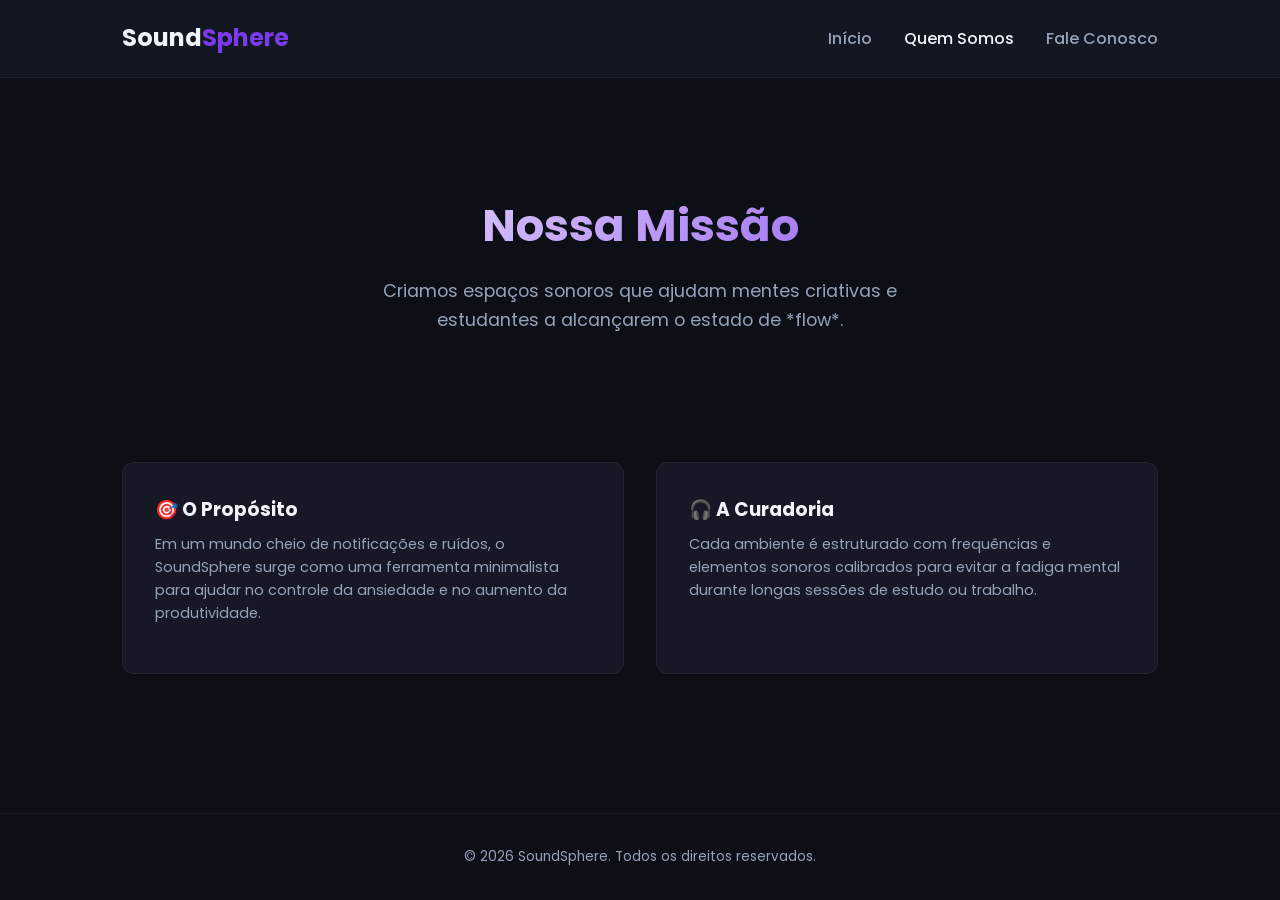
<file: html/exercicios/exercicio-01/about.html>
<!DOCTYPE html>
<html lang="pt-BR">
<head>
    <meta charset="UTF-8">
    <meta name="viewport" content="width=device-width, initial-scale=1.0">
    <title>SoundSphere - Quem Somos</title>
    <link rel="stylesheet" href="exercicios.css">
</head>
<body>

    <header>
        <nav>
            <a href="index.html" class="logo">Sound<span>Sphere</span></a>
            <ul class="nav-links">
                <li><a href="index.html">Início</a></li>
                <li><a href="about.html" class="active">Quem Somos</a></li>
                <li><a href="contact.html">Fale Conosco</a></li>
            </ul>
        </nav>
    </header>

    <main>
        <section class="hero">
            <h1>Nossa Missão</h1>
            <p>Criamos espaços sonoros que ajudam mentes criativas e estudantes a alcançarem o estado de *flow*.</p>
        </section>

        <section class="grid">
            <article class="card">
                <h3>🎯 O Propósito</h3>
                <p>Em um mundo cheio de notificações e ruídos, o SoundSphere surge como uma ferramenta minimalista para ajudar no controle da ansiedade e no aumento da produtividade.</p>
            </article>

            <article class="card">
                <h3>🎧 A Curadoria</h3>
                <p>Cada ambiente é estruturado com frequências e elementos sonoros calibrados para evitar a fadiga mental durante longas sessões de estudo ou trabalho.</p>
            </article>
        </section>
    </main>

    <footer>
        <p>&copy; 2026 SoundSphere. Todos os direitos reservados.</p>
    </footer>

</body>
</html>
</file>
<file: html/tags-html/style.css>
:root { --azul: #2864dc; --marinho: #13203b; --texto: #43506a; --fundo: #f5f7fb; --borda: #e3e8f1; }
* { box-sizing: border-box; }
html { scroll-behavior: smooth; }
body { margin: 0; color: var(--texto); background: var(--fundo); font-family: Arial, Helvetica, sans-serif; line-height: 1.55; }
.cabecalho { display: flex; align-items: center; gap: 32px; padding: 18px max(24px, calc((100% - 1080px) / 2)); background: white; border-bottom: 1px solid var(--borda); }
.marca { margin-right: auto; color: var(--marinho); font-size: 1.2rem; font-weight: 800; letter-spacing: -.5px; }.marca span { color: var(--azul); }
nav { display: flex; flex-wrap: wrap; gap: 4px; } nav a { padding: 6px 9px; color: #61708b; border-radius: 6px; font-size: .82rem; text-decoration: none; } nav a:hover { color: var(--azul); background: #edf3ff; }
main { width: min(100% - 40px, 1080px); margin: auto; }.hero { max-width: 680px; padding: 80px 0 60px; }.etiqueta, .titulo-secao > p { margin: 0; color: var(--azul); font-size: .72rem; font-weight: 800; letter-spacing: 1.2px; }.hero h1 { margin: 9px 0 14px; color: var(--marinho); font-size: clamp(2.2rem, 6vw, 4rem); letter-spacing: -2px; line-height: 1.05; }.hero > p:last-child { max-width: 580px; margin: 0; font-size: 1.05rem; }
.secao { padding: 46px 0; border-top: 1px solid var(--borda); }.titulo-secao { display: flex; align-items: baseline; gap: 12px; margin-bottom: 22px; }.titulo-secao h2 { margin: 0; color: var(--marinho); font-size: 1.45rem; letter-spacing: -.5px; }
.grade-tags { display: grid; grid-template-columns: repeat(3, 1fr); gap: 14px; }.tag { display: flex; flex-direction: column; min-height: 215px; padding: 20px; background: white; border: 1px solid var(--borda); border-radius: 12px; box-shadow: 0 4px 12px rgb(32 50 83 / 4%); }.tag > code { color: var(--azul); font-size: .9rem; font-weight: 700; }.tag h3 { margin: 10px 0 7px; color: var(--marinho); font-size: 1rem; }.tag p { margin: 0; font-size: .88rem; }.tag p code { color: var(--azul); }.tag pre { overflow-x: auto; margin: auto 0 0; padding: 9px; background: #f4f7fc; border-radius: 6px; color: #4b5e83; font-size: .72rem; white-space: pre-wrap; } footer { padding: 28px 20px; color: #6b7890; background: white; border-top: 1px solid var(--borda); font-size: .82rem; text-align: center; }
@media (max-width: 800px) { .grade-tags { grid-template-columns: repeat(2, 1fr); }.cabecalho { gap: 12px; }.marca { width: 100%; }.hero { padding-top: 55px; } }
@media (max-width: 520px) { .grade-tags { grid-template-columns: 1fr; } main { width: min(100% - 28px, 1080px); }.cabecalho { padding: 16px; }.tag { min-height: 180px; } }
</file>
<file: projetos/landing-page-hero/style.css>
/* ==========================================================================
   1. Configurações Gerais e Resets
   ========================================================================== */
* {
    margin: 0;
    padding: 0;
    box-sizing: border-box;
    font-family: 'Segoe UI', Tahoma, Geneva, Verdana, sans-serif;
}

body {
    background-color: #ffffff;
    color: #333333;
    display: flex;
    justify-content: center;
    padding: 60px 20px;
}

/* Container centralizado com a largura da imagem */
.portfolio-container {
    max-width: 1000px;
    width: 100%;
    text-align: center;
}

/* ==========================================================================
   2. Cabeçalho
   ========================================================================== */
.portfolio-header h1 {
    font-size: 2.5rem;
    font-weight: 700;
    margin-bottom: 15px;
    color: #1a1a1a;
}

.portfolio-header p {
    font-size: 1rem;
    color: #777777;
    max-width: 600px;
    margin: 0 auto 30px auto;
    line-height: 1.5;
}

/* ==========================================================================
   3. Menu de Filtros
   ========================================================================== */
.portfolio-filters {
    display: flex;
    justify-content: center;
    gap: 20px;
    margin-bottom: 50px;
    border-bottom: 1px solid #f0f0f0;
    padding-bottom: 15px;
}

.filter-btn {
    background: none;
    border: none;
    font-size: 0.95rem;
    color: #888888;
    cursor: pointer;
    padding: 5px 10px;
    transition: color 0.3s ease;
    position: relative;
}

.filter-btn:hover {
    color: #1a1a1a;
}

/* ==========================================================================
   4. Grid de 3 Colunas
   ========================================================================== */
.portfolio-grid {
    display: grid;
    grid-template-columns: repeat(3, 1fr);
    gap: 40px 30px; /* Espaço entre as linhas e colunas */
}

/* ==========================================================================
   5. Cards do Portfólio e Imagens Atualizadas
   ========================================================================== */
.portfolio-item {
    text-align: left; /* Títulos alinhados à esquerda como na foto */
}

/* Nova regra para as imagens reais (.jpeg) */
.portfolio-image {
    width: 100%;
    aspect-ratio: 4 / 3; /* Mantém a proporção retangular perfeita que você definiu */
    object-fit: cover;   /* Corta e encaixa a imagem sem amassar ou distorcer */
    object-position: top center; /* Garante que o topo dos seus sistemas apareça melhor */
    border-radius: 4px;  /* Mantém as bordinhas levemente arredondadas */
    margin-bottom: 15px;
    display: block;
    transition: transform 0.3s ease;
}

/* Ajuste do efeito Hover para a imagem real */
.portfolio-item:hover .portfolio-image {
    transform: translateY(-5px); /* O efeito sutil que você criou, agora aplicado na foto! */
}

.portfolio-item h3 {
    font-size: 1.1rem;
    font-weight: 600;
    color: #1a1a1a;
    margin-bottom: 5px;
}

.portfolio-item span {
    font-size: 0.85rem;
    color: #999999;
}

/* ==========================================================================
   6. Responsividade (Celular e Tablet)
   ========================================================================== */
@media (max-width: 768px) {
    .portfolio-grid {
        grid-template-columns: repeat(2, 1fr);
    }
    .portfolio-filters {
        flex-wrap: wrap;
        gap: 10px;
    }
}

@media (max-width: 480px) {
    .portfolio-grid {
        grid-template-columns: 1fr;
    }
}
</file>
<file: projetos/todo-list/style.css>
:root {
    --azul: #315efb;
    --azul-escuro: #2448c6;
    --texto: #172033;
    --texto-suave: #687185;
    --borda: #e7eaf0;
    --fundo: #f6f8fc;
    --branco: #ffffff;
}

* { box-sizing: border-box; }

body {
    margin: 0;
    min-height: 100vh;
    color: var(--texto);
    background: var(--fundo);
    font-family: Arial, Helvetica, sans-serif;
}

.topo {
    min-height: 76px;
    padding: 0 6vw;
    display: flex;
    align-items: center;
    gap: 36px;
    background: var(--branco);
    border-bottom: 1px solid var(--borda);
}

.marca { color: var(--texto); font-size: 1.25rem; font-weight: 800; letter-spacing: -.5px; text-decoration: none; }
.marca span { color: var(--azul); }
nav { display: flex; gap: 8px; margin-right: auto; }
nav a { color: var(--texto-suave); padding: 9px 12px; border-radius: 7px; font-size: .9rem; text-decoration: none; }
nav a:hover, nav .ativo { color: var(--azul); background: #edf1ff; font-weight: 700; }

.perfil { display: flex; align-items: center; gap: 10px; }
.avatar { display: grid; place-items: center; width: 36px; height: 36px; color: var(--azul-escuro); background: #dfe7ff; border-radius: 50%; font-size: .75rem; font-weight: 800; }
.nome-usuario, .email { margin: 0; }
.nome-usuario { font-size: .82rem; font-weight: 700; }
.email { margin-top: 3px; color: var(--texto-suave); font-size: .7rem; }

.conteudo { width: min(100% - 32px, 720px); margin: 68px auto; }
.apresentacao { margin-bottom: 26px; }
.eyebrow { margin: 0 0 8px; color: var(--azul); font-size: .7rem; font-weight: 800; letter-spacing: 1.2px; }
h1 { margin: 0; font-size: clamp(2rem, 5vw, 2.75rem); letter-spacing: -1.5px; }
.apresentacao > p:last-child { color: var(--texto-suave); margin: 10px 0 0; }

.painel { overflow: hidden; background: var(--branco); border: 1px solid var(--borda); border-radius: 14px; box-shadow: 0 12px 30px rgb(37 52 86 / 7%); }
.nova-tarefa { display: flex; gap: 10px; padding: 20px; border-bottom: 1px solid var(--borda); }
.nova-tarefa input { min-width: 0; flex: 1; padding: 12px 14px; color: var(--texto); background: #f9fafc; border: 1px solid var(--borda); border-radius: 8px; font: inherit; }
.nova-tarefa input:focus { outline: 3px solid #dbe4ff; border-color: var(--azul); }
button { border: 0; cursor: pointer; font: inherit; }
.nova-tarefa button { padding: 0 16px; color: white; background: var(--azul); border-radius: 8px; font-size: .88rem; font-weight: 700; }
.nova-tarefa button:hover { background: var(--azul-escuro); }
.nova-tarefa button span { margin-left: 5px; font-size: 1.1rem; }

.resumo { display: flex; justify-content: space-between; align-items: center; padding: 22px 20px 10px; }
.resumo h2 { margin: 0; font-size: 1rem; }
.resumo span { color: var(--texto-suave); font-size: .8rem; }
.lista-tarefas { margin: 0; padding: 0 12px 12px; list-style: none; }
.item-tarefa { display: flex; justify-content: space-between; align-items: center; gap: 12px; padding: 14px 8px; border-bottom: 1px solid #f0f1f4; }
.item-tarefa:last-child { border-bottom: 0; }
.item-tarefa label { display: flex; align-items: center; gap: 11px; cursor: pointer; font-size: .94rem; }
.item-tarefa input { position: absolute; opacity: 0; }
.caixa-check { width: 19px; height: 19px; display: inline-grid; place-items: center; border: 1.5px solid #b7bfce; border-radius: 6px; }
.item-tarefa input:checked + .caixa-check { background: var(--azul); border-color: var(--azul); }
.item-tarefa input:checked + .caixa-check::after { content: "✓"; color: white; font-size: .75rem; font-weight: 800; }
.concluida label > span:last-child { color: #98a0ae; text-decoration: line-through; }
.remover { width: 28px; height: 28px; color: #a3aab7; background: transparent; border-radius: 6px; font-size: 1.25rem; line-height: 1; }
.remover:hover { color: #d14545; background: #fff0f0; }
.sr-only { position: absolute; width: 1px; height: 1px; overflow: hidden; clip: rect(0, 0, 0, 0); white-space: nowrap; }

@media (max-width: 620px) {
    .topo { padding: 14px 20px; gap: 12px; flex-wrap: wrap; }
    nav { order: 3; width: 100%; }
    .perfil { margin-left: auto; }
    .email { display: none; }
    .conteudo { margin: 42px auto; }
}
</file>
<file: html/exercicios/exercicio-01/exercicios.css>
/* Importação de Fonte Externa (Google Fonts) */
@import url('https://fonts.googleapis.com/css2?family=Poppins:wght@300;400;600;700&display=swap');

* {
    margin: 0;
    padding: 0;
    box-sizing: border-box;
    font-family: 'Poppins', sans-serif;
}

:root {
    --bg-color: #0d0f17;
    --card-bg: #161925;
    --text-color: #f1f5f9;
    --text-secondary: #94a3b8;
    --accent-color: #7c3aed;
    --accent-hover: #6d28d9;
    --neon-glow: rgba(124, 58, 237, 0.4);
}

body {
    background-color: var(--bg-color);
    color: var(--text-color);
    line-height: 1.6;
    display: flex;
    flex-direction: column;
    min-height: 100vh;
}

/* Header e Navegação */
header {
    background-color: rgba(22, 25, 37, 0.8);
    backdrop-filter: blur(10px);
    position: sticky;
    top: 0;
    width: 100%;
    z-index: 1000;
    border-bottom: 1px solid rgba(255, 255, 255, 0.05);
}

nav {
    max-width: 1100px;
    margin: 0 auto;
    padding: 1.2rem 2rem;
    display: flex;
    justify-content: space-between;
    align-items: center;
}

.logo {
    font-size: 1.5rem;
    font-weight: 700;
    color: var(--text-color);
    text-decoration: none;
}

.logo span {
    color: var(--accent-color);
}

.nav-links {
    display: flex;
    gap: 2rem;
    list-style: none;
}

.nav-links a {
    color: var(--text-secondary);
    text-decoration: none;
    font-weight: 500;
    transition: color 0.3s ease;
}

.nav-links a:hover,
.nav-links a.active {
    color: var(--text-color);
}

/* Main Container */
main {
    max-width: 1100px;
    margin: 0 auto;
    padding: 3rem 2rem;
    flex: 1;
    width: 100%;
}

/* Seção Hero */
.hero {
    text-align: center;
    padding: 4rem 1rem;
}

.hero h1 {
    font-size: 2.8rem;
    margin-bottom: 1rem;
    background: linear-gradient(135deg, #fff 0%, var(--accent-color) 100%);
    background-clip: text;
    -webkit-background-clip: text;
    -webkit-text-fill-color: transparent;
}

.hero p {
    color: var(--text-secondary);
    font-size: 1.1rem;
    max-width: 600px;
    margin: 0 auto 2rem;
}

/* Grid de Cards (Áudios/Equipe) */
.grid {
    display: grid;
    grid-template-columns: repeat(auto-fit, minmax(280px, 1fr));
    gap: 2rem;
    margin-top: 2rem;
}

.card {
    background-color: var(--card-bg);
    padding: 2rem;
    border-radius: 12px;
    border: 1px solid rgba(255, 255, 255, 0.05);
    transition: transform 0.3s ease, box-shadow 0.3s ease;
}

.card:hover {
    transform: translateY(-5px);
    box-shadow: 0 10px 20px var(--neon-glow);
}

.card h3 {
    margin-bottom: 0.5rem;
}

.card p {
    color: var(--text-secondary);
    font-size: 0.9rem;
    margin-bottom: 1rem;
}

/* Audio Player HTML5 Customizado */
audio {
    width: 100%;
    margin-top: 1rem;
    border-radius: 8px;
}

/* Formulário de Contato */
.form-group {
    margin-bottom: 1.5rem;
}

.form-group label {
    display: block;
    margin-bottom: 0.5rem;
    color: var(--text-secondary);
}

.form-group input,
.form-group select,
.form-group textarea {
    width: 100%;
    padding: 0.8rem;
    background-color: var(--card-bg);
    border: 1px solid rgba(255, 255, 255, 0.1);
    border-radius: 6px;
    color: var(--text-color);
    outline: none;
    transition: border-color 0.3s ease;
}

.form-group input:focus,
.form-group select:focus,
.form-group textarea:focus {
    border-color: var(--accent-color);
}

.btn {
    background-color: var(--accent-color);
    color: white;
    padding: 0.8rem 1.5rem;
    border: none;
    border-radius: 6px;
    cursor: pointer;
    font-weight: 600;
    width: 100%;
    transition: background-color 0.3s ease;
}

.btn:hover {
    background-color: var(--accent-hover);
}

/* Accordion FAQ (HTML Details/Summary) */
details {
    background-color: var(--card-bg);
    margin-bottom: 1rem;
    padding: 1rem;
    border-radius: 8px;
    cursor: pointer;
}

summary {
    font-weight: 600;
}

details p {
    margin-top: 0.8rem;
    color: var(--text-secondary);
    font-size: 0.9rem;
}

/* Footer */
footer {
    text-align: center;
    padding: 2rem;
    color: var(--text-secondary);
    font-size: 0.85rem;
    border-top: 1px solid rgba(255, 255, 255, 0.05);
}
</file>
<file: html/form/exemple.css>
/* ESTILOS GERAIS */

* {
    box-sizing: border-box;
    margin: 0;
    padding: 0;
}

body {
    font-family: 'Segoe UI', Roboto, -apple-system, BlinkMacSystemFont, sans-serif;
    /* Fundo com degradê moderno e elegante (Roxo para Azul) */
    background: linear-gradient(135deg, #667eea 0%, #764ba2 100%);
    color: #333333;
    display: flex;
    justify-content: center;
    align-items: center;
    min-height: 100vh;
    padding: 20px;
}

/* Container principal (Section) */
section {
    background-color: #ffffff;
    width: 100%;
    max-width: 450px;
    padding: 36px 32px;
    border-radius: 16px;
    box-shadow: 0 15px 30px rgba(0, 0, 0, 0.2);
}

/* Título */
h1 {
    font-size: 1.6rem;
    font-weight: 700;
    color: #2d3748;
    text-align: center;
    margin-bottom: 24px;
}

/* Estrutura do Formulário */
form {
    display: flex;
    flex-direction: column;
    gap: 16px;
}

form > div {
    display: flex;
    flex-direction: column;
}

/* Rótulos (Labels) */
label {
    font-size: 0.875rem;
    font-weight: 600;
    color: #4a5568;
    margin-bottom: 6px;
}

/* Oculta os <br /> do HTML antigo para um alinhamento limpo via CSS */
br {
    display: none;
}

/* Campos de entrada (Inputs) */
input[type="text"],
input[type="date"],
input[type="email"] {
    width: 100%;
    padding: 12px 14px;
    font-size: 0.95rem;
    color: #2d3748;
    background-color: #f7fafc;
    border: 1.5px solid #e2e8f0;
    border-radius: 8px;
    outline: none;
    transition: all 0.2s ease-in-out;
    font-family: inherit;
}

/* Efeito de destaque no Foco */
input[type="text"]:focus,
input[type="date"]:focus,
input[type="email"]:focus {
    background-color: #ffffff;
    border-color: #667eea;
    box-shadow: 0 0 0 3px rgba(102, 126, 234, 0.25);
}

/* Botão com o mesmo tom do degradê */
button[type="submit"] {
    margin-top: 8px;
    width: 100%;
    padding: 12px;
    font-size: 1rem;
    font-weight: 600;
    color: #ffffff;
    background: linear-gradient(135deg, #667eea 0%, #764ba2 100%);
    border: none;
    border-radius: 8px;
    cursor: pointer;
    transition: transform 0.15s ease, box-shadow 0.2s ease, opacity 0.2s ease;
    box-shadow: 0 4px 12px rgba(118, 75, 162, 0.35);
}

button[type="submit"]:hover {
    opacity: 0.95;
    box-shadow: 0 6px 15px rgba(118, 75, 162, 0.45);
}

button[type="submit"]:active {
    transform: scale(0.98);
}
</file>
<file: html/form/form.css>
/*ESTILOS GERAIS E PALETA DE CORES */

* {
    box-sizing: border-box;
    margin: 0;
    padding: 0;
}

body {
    font-family: 'Segoe UI', Roboto, -apple-system, BlinkMacSystemFont, sans-serif;
    background-color: #0b0c42;
    color: #0f172a;
    display: flex;
    justify-content: center;
    align-items: center;
    min-height: 100vh;
    padding: 20px;
    line-height: 1.5;
}

/* Container do Formulário */
form {
    background-color: #ffffff;
    width: 100%;
    max-width: 520px;
    padding: 32px;
    border-radius: 16px;
    box-shadow: 0 10px 25px -5px rgba(0, 0, 0, 0.05), 0 8px 10px -6px rgba(0, 0, 0, 0.05);
    border: 1px solid #e2e8f0;
    display: flex;
    flex-direction: column;
    gap: 18px;
}

/* Cabeçalho do formulário */
form::before {
    content: "Formulário de Cadastro";
    display: block;
    font-size: 1.5rem;
    font-weight: 700;
    color: #0f172a;
    margin-bottom: 8px;
    border-bottom: 2px solid #f1f5f9;
    padding-bottom: 12px;
}

/* Rótulos (Labels) */
label {
    font-size: 0.9rem;
    font-weight: 600;
    color: #475569;
    display: inline-block;
}

/* Campos de entrada (Texto, Número, Senha, Data, Hora, Email, Select, Textarea) */
input[type="text"],
input[type="number"],
input[type="password"],
input[type="date"],
input[type="time"],
input[type="email"],
select,
textarea {
    width: 100%;
    padding: 12px 14px;
    font-size: 0.95rem;
    color: #0f172a;
    background-color: #f8fafc;
    border: 1.5px solid #cbd5e1;
    border-radius: 8px;
    outline: none;
    transition: all 0.2s ease-in-out;
    font-family: inherit;
}

/* Estado de Foco (Focus) */
input[type="text"]:focus,
input[type="number"]:focus,
input[type="password"]:focus,
input[type="date"]:focus,
input[type="time"]:focus,
input[type="email"]:focus,
select:focus,
textarea:focus {
    background-color: #ffffff;
    border-color: #4f46e5;
    box-shadow: 0 0 0 3px rgba(79, 70, 229, 0.15);
}

/* Estilização para o campo de arquivo (Input File) */
input[type="file"] {
    width: 100%;
    padding: 10px;
    font-size: 0.875rem;
    color: #475569;
    background-color: #f8fafc;
    border: 1.5px dashed #cbd5e1;
    border-radius: 8px;
    cursor: pointer;
    transition: border-color 0.2s ease;
}

input[type="file"]:hover {
    border-color: #4f46e5;
    background-color: #f1f5f9;
}

/* Agrupamentos de Checkbox e Radio */
form > div {
    display: flex;
    align-items: center;
    gap: 10px;
    padding: 6px 0;
    flex-wrap: wrap;
}

/* Checkbox e Radio Buttons */
input[type="checkbox"],
input[type="radio"] {
    width: 18px;
    height: 18px;
    accent-color: #4f46e5;
    cursor: pointer;
}

/* Área de Texto (Textarea) */
textarea {
    min-height: 110px;
    resize: vertical;
}

/* Botão Enviar */
button[type="submit"] {
    margin-top: 10px;
    width: 100%;
    padding: 14px;
    font-size: 1rem;
    font-weight: 600;
    color: #ffffff;
    background-color: #4f46e5;
    border: none;
    border-radius: 8px;
    cursor: pointer;
    transition: background-color 0.2s ease, transform 0.1s ease, box-shadow 0.2s ease;
    box-shadow: 0 4px 6px -1px rgba(79, 70, 229, 0.2);
}

button[type="submit"]:hover {
    background-color: #4338ca;
    box-shadow: 0 6px 12px -2px rgba(79, 70, 229, 0.3);
}

button[type="submit"]:active {
    transform: scale(0.98);
}

/* Placeholder */
::placeholder {
    color: #94a3b8;
    opacity: 1;
}
</file>
<file: html/table/table.css>
:root {
    --bege-claro: #f8f1e7;
    --bege: #ead8c1;
    --caramelo: #a86638;
    --caramelo-escuro: #754126;
    --texto: #3f2b21;
}

* {
    box-sizing: border-box;
}

body {
    margin: 0;
    min-height: 100vh;
    display: grid;
    place-items: center;
    padding: 24px;
    background: var(--bege-claro);
    color: var(--texto);
    font-family: Arial, sans-serif;
}

.container {
    width: min(100%, 720px);
}

.table-card {
    overflow: hidden;
    background: var(--caramelo-escuro);
    border: 1px solid var(--bege);
    border-radius: 16px;
    box-shadow: 0 12px 30px rgba(117, 65, 38, 0.14);
}

thead {
    margin: 0;
    padding: 24px;
    background: var(--caramelo-escuro);
    color: var(--caramelo);
    font-size: 1.35rem;
}

thead tr {
    color: #fff;
}

table {
    width: 100%;
    border-collapse: collapse;
}

th,
td {
    padding: 16px 24px;
    text-align: left;
}

th {
    background: #f3f1ef;
    color: var(--caramelo-escuro);
    font-size: 0.85rem;
    letter-spacing: 0.04em;
    text-transform: uppercase;
}

tbody tr {
    border-top: 1px solid var(--bege);
}

tbody tr:nth-child(even) {
    background: #fcf7f0;
}

tbody tr:hover {
    background: #f5e5d1;
}

@media (max-width: 520px) {
    th,
    td {
        padding: 14px 12px;
    }
}
</file>
